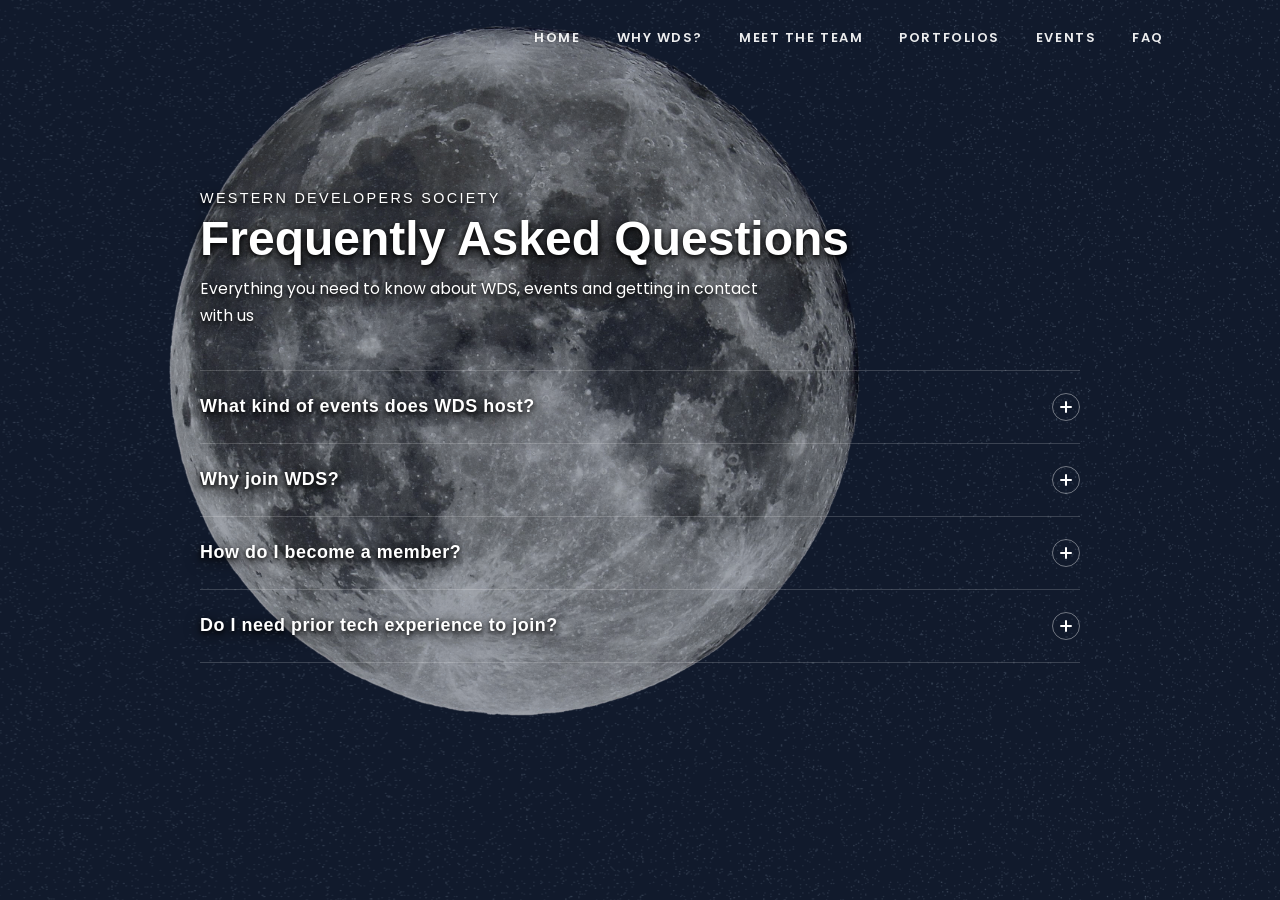
<file: src/pages/faq.html>
<!DOCTYPE html>
<html lang="en">
<head>
  <link rel="icon" type="image/svg+xml" href="../assets/icons/WDS-LOGO.svg">
  <meta charset="UTF-8">
  <meta name="viewport" content="width=device-width, initial-scale=1.0">
  <title>FAQ | WDS 2026</title>
  <link href="https://fonts.googleapis.com/css2?family=Poppins:wght@300;400;500;600;700&display=swap" rel="stylesheet">
  <link rel="stylesheet" href="../styles/global.css">
  <link rel="stylesheet" href="../styles/faq.css">
  <script src="../scripts/main.js" defer></script>
</head>
<body class="main-body2">
  <!--Nav-Bar-->
  <header class="site-header">
    <input class="menu-btn" type="checkbox" id="menu-btn" name="menu-btn" />
    <label class="menu-icon" for="menu-btn"><span class="navicon" aria-label="Hamburger menu 'icon'"></span></label>
    <div class="container nav">
      <nav class="links">
        <a href="../../index.html#hero">Home</a>
        <a href="../../index.html#about">Why WDS?</a>
        <a href="../../index.html#team">Meet the Team</a>
        <a href="portfolios.html">Portfolios</a>
        <a href="events.html">Events</a>
        <a href="faq.html">FAQ</a>
      </nav>
    </div>
    <div class="progress"><span id="progress-bar"></span></div>
  </header>
  <section class="faq-hero">
    <img class="moon" src="../assets/images/moon.png" alt="" aria-hidden="true" />
    <div class="star star1" aria-hidden="true"></div>
    <div class="star star2" aria-hidden="true"></div>
    <img class="grains" src="../assets/images/grain.svg" alt="" aria-hidden="true" />
  </section>

  <section class="faq-section" aria-labelledby="faq-heading">
    <div class="faq-inner">
      <header class="faq-header">
        <p class="faq-kicker">WESTERN DEVELOPERS SOCIETY</p>
        <h1 id="faq-heading" class="faq-title">Frequently Asked Questions</h1>
        <p class="faq-intro">
          Everything you need to know about WDS, events and getting in contact with us
        </p>
      </header>

      <div class="faq-accordion" role="list">
        <article class="faq-item" role="listitem">
          <h2 class="faq-question-heading">
            <button
              type="button"
              class="faq-trigger"
              aria-expanded="false"
              aria-controls="faq-panel-1"
              id="faq-trigger-1"
            >
              <span class="faq-question-text">What kind of events does WDS host?</span>
              <span class="faq-icon" aria-hidden="true"></span>
            </button>
          </h2>
          <div
            id="faq-panel-1"
            class="faq-panel"
            role="region"
            aria-labelledby="faq-trigger-1"
            hidden
          >
            <div class="faq-panel-body">
              <p>
                WDS hosts a wide variety of events including socials, conferences, hackathons, and workshops. Some of our events include Poker Night, Spark, WITS, and our Mentorship Program.
              </p>
              <p>
                Whether you're looking to network, compete, learn, or just have fun, there's something at WDS for everyone.
              </p>
            </div>
          </div>
        </article>

        <article class="faq-item" role="listitem">
          <h2 class="faq-question-heading">
            <button
              type="button"
              class="faq-trigger"
              aria-expanded="false"
              aria-controls="faq-panel-2"
              id="faq-trigger-2"
            >
              <span class="faq-question-text">Why join WDS?</span>
              <span class="faq-icon" aria-hidden="true"></span>
            </button>
          </h2>
          <div
            id="faq-panel-2"
            class="faq-panel"
            role="region"
            aria-labelledby="faq-trigger-2"
            hidden
          >
            <div class="faq-panel-body">
              <p>
                As a WDS member you will get priority access to all of our events along with discounted tickets for paid events. 
              </p>
              <p>You’ll also gain access to our exclusive Discord community, where you have opportunities to network with like minded students and take advantage of the resume reviews to assist with career search.</p>
             
            </div>
          </div>
        </article>

        <article class="faq-item" role="listitem">
          <h2 class="faq-question-heading">
            <button
              type="button"
              class="faq-trigger"
              aria-expanded="false"
              aria-controls="faq-panel-3"
              id="faq-trigger-3"
            >
              <span class="faq-question-text">How do I become a member?</span>
              <span class="faq-icon" aria-hidden="true"></span>
            </button>
          </h2>
          <div
            id="faq-panel-3"
            class="faq-panel"
            role="region"
            aria-labelledby="faq-trigger-3"
            hidden
          >
            <div class="faq-panel-body-a">
              <p>
                You can sign up to become a member through our Linktree on our Instagram.
              </p>
              <p>
                <a href="https://www.instagram.com/westerndevsociety/?hl=en" target="_blank">@westerndevsociety</a>
              </p>
            </div>
          </div>
        </article>

        <article class="faq-item" role="listitem">
          <h2 class="faq-question-heading">
            <button
              type="button"
              class="faq-trigger"
              aria-expanded="false"
              aria-controls="faq-panel-4"
              id="faq-trigger-4"
            >
              <span class="faq-question-text">Do I need prior tech experience to join?</span>
              <span class="faq-icon" aria-hidden="true"></span>
            </button>
          </h2>
          <div
            id="faq-panel-4"
            class="faq-panel"
            role="region"
            aria-labelledby="faq-trigger-4"
            hidden
          >
            <div class="faq-panel-body">
              <p>
                No prior experience is needed! WDS is open to students of all backgrounds and technical skill levels. 
              </p>
              <p>
                Our goal is to equip members with the skills, knowledge, and connections to help them grow, whether you're just starting out or already have experience in tech.
              </p>
            </div>
          </div>
        </article>
      </div>
    </div>
  </section>

  <script src="../scripts/faq.js" defer></script>
</body>
</html>
</file>
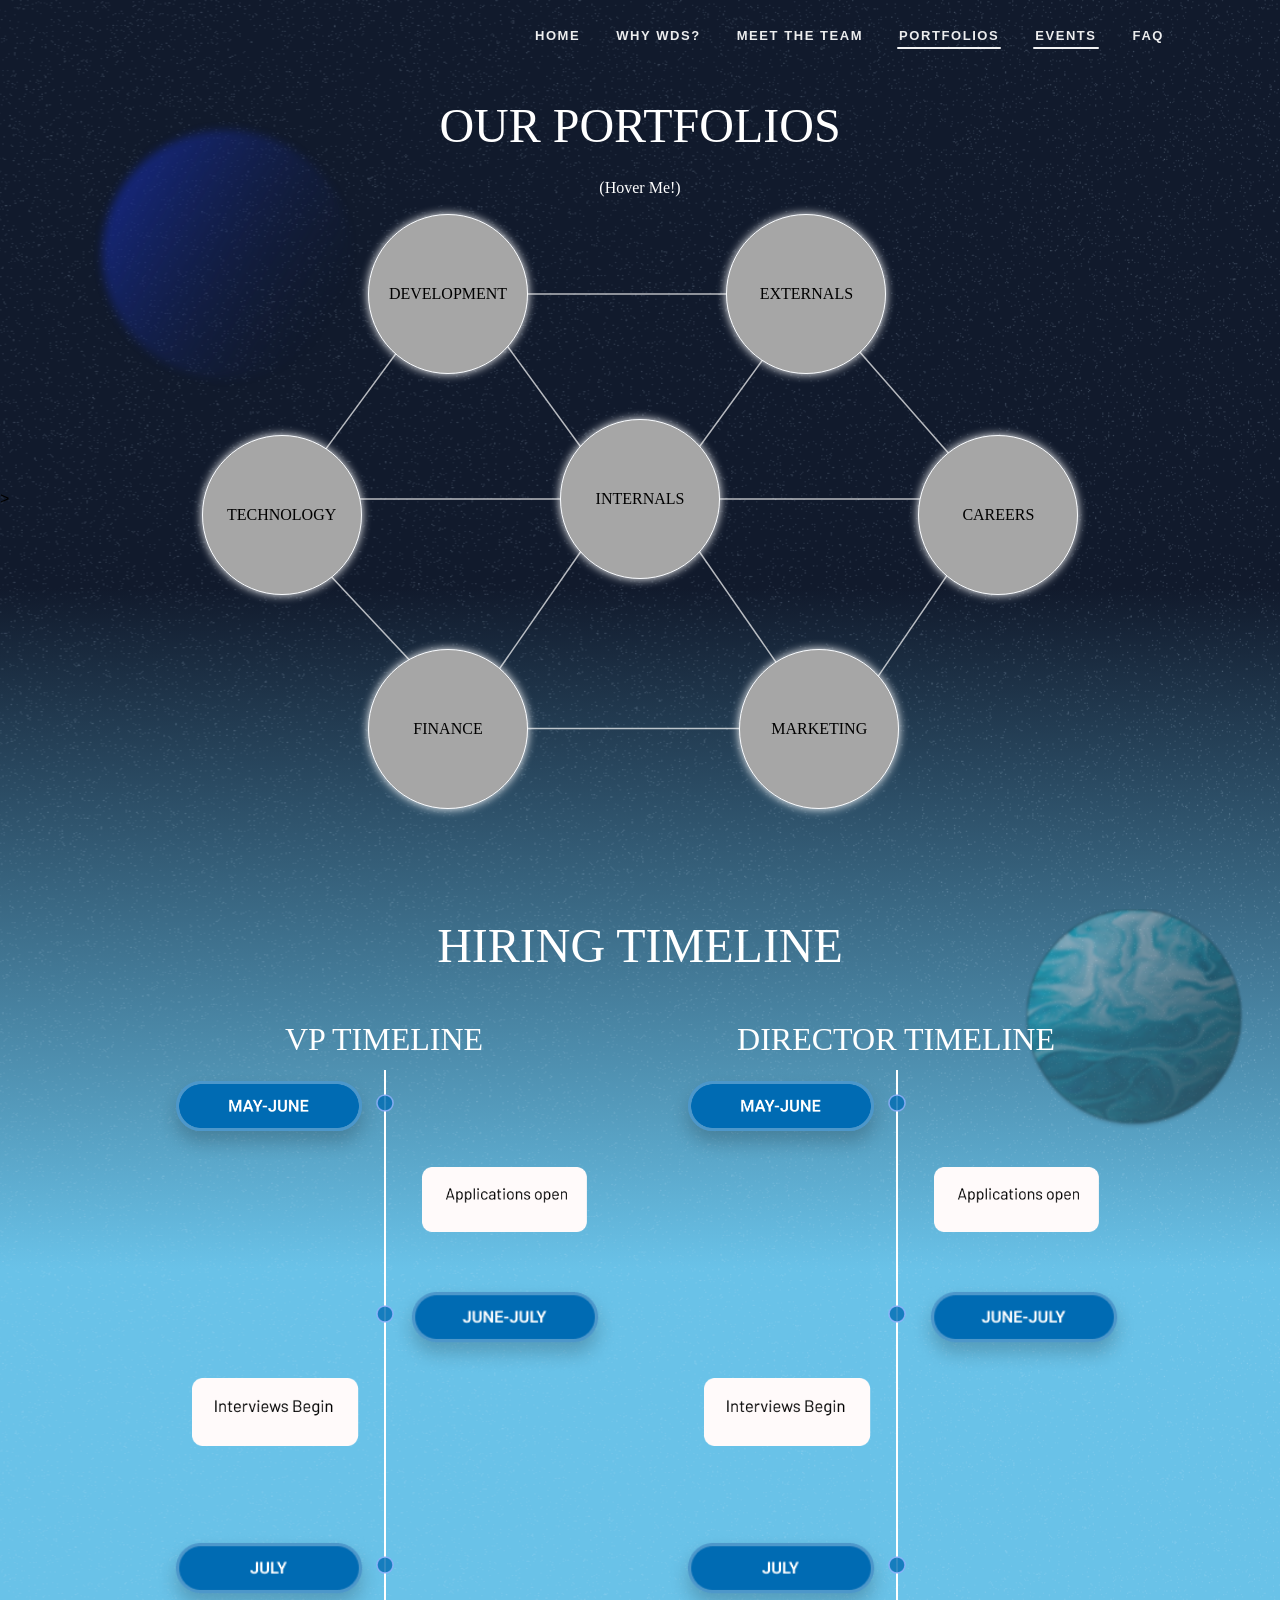
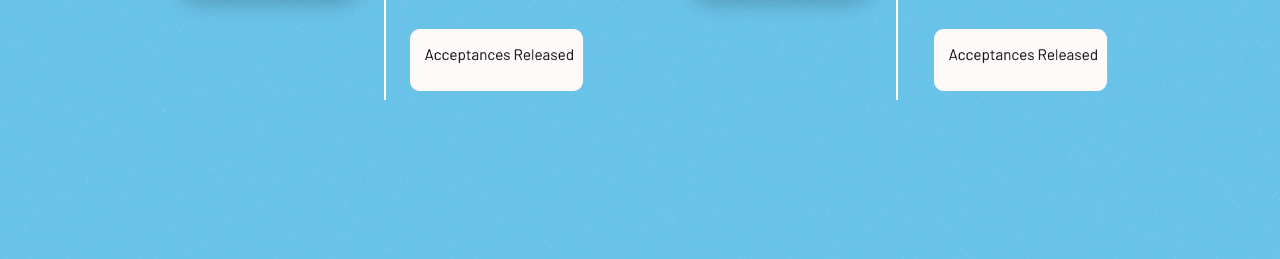
<file: src/pages/portfolios.html>
<!DOCTYPE html>
<html lang="en">
<head>
    <link rel="icon" type="image/svg+xml" href="../assets/icons/WDS-LOGO.svg">
    <meta charset="UTF-8">
    <meta name="viewport" content="width=device-width, initial-scale=1.0">
    <title>Events | WDS 2026</title>
    
    <link href="https://fonts.googleapis.com/css2?family=Barlow+Condensed:wght@400;700&family=Barlow:wght@300;400;600&display=swap" rel="stylesheet">
    <link rel="stylesheet" href="../styles/global.css">
    <link rel="stylesheet" href="../styles/events.css">
    <link rel="stylesheet" href="../styles/portfolios.css">
</head>
<body class="main-body">
    <!--Nav Bar-->
    <header class="site-header">
        <input class="menu-btn" type="checkbox" id="menu-btn" name="menu-btn" />
        <label class="menu-icon" for="menu-btn"><span class="navicon" aria-label="Hamburger menu icon"></span></label>
        <div class="container nav">
            <nav class="links">
                <a href="../../index.html#hero">Home</a>
                <a href="../../index.html#about">Why WDS?</a>
                <a href="../../index.html#team">Meet the Team</a>
                <a href="portfolios.html" class="active">Portfolios</a>
                <a href="events.html" class="active">Events</a>
                <a href="faq.html">FAQ</a>
            </nav>
        </div>
    </header>

    <!--"portfolio section-begin"-->
    <section class="portfolio">
         <!--Background Design-->
        <img class="grains" src="../assets/images/grain.svg" alt="" />
        <img class="purpleplanet" src="../assets/images/purpleearth.png" alt=""/>
        <div class="star star1"></div>
        <div class="star star2"></div>

        <!--Main title-->>
        <h1 class="main-title">OUR PORTFOLIOS</h1>
        <h6 class="hover"> (Hover Me!)</h6>
        <h6 class="tap"> (Click Me!)</h6>

        <!--Connecting Vectors-->
        <svg class="neon-line" xmlns="http://www.w3.org/2000/svg">

            <line class="connector" x1="42.5%" y1="25%" x2="55.5%" y2="25%"/> <!--Develop->Externals-->
            <line class="connector" x1="63.8%" y1="30%" x2="69%" y2="45%"/> <!--Externals->Careers-->
            <line class="connector" x1="69%" y1="59%" x2="66%" y2="74%"/> <!--Careers->Marketing-->
            <line class="connector" x1="42.5%" y1="78%" x2="57.5%" y2="78%"/> <!--Finance-Marketing-->
            <line class="connector" x1="36%" y1="70%" x2="31%" y2="60%"/> <!--Finance-Tech-->
            <line class="connector" x1="32%" y1="45.6%" x2="35%" y2="32%"/> <!--Tech-Development-->
            <line class="connector" x1="41%" y1="32%" x2="46%" y2="45.4%"/> <!--Development->Internals-->
            <line class="connector" x1="53.75%" y1="45.4%" x2="58%" y2="33%"/> <!--Internals->Externals-->
            <line class="connector" x1="54.5%" y1="50%" x2="67.7%" y2="50%"/> <!--Internals->Careers-->
            <line class="connector" x1="53.75%" y1="54.6%" x2="59%" y2="71%"/> <!--Internals->Marketing-->
            <line class="connector" x1="46.3%" y1="54.6%" x2="41%" y2="71%"/> <!--Internals->Finance-->
            <line class="connector" x1="45.5%" y1="50%" x2="33.4%" y2="50%"/> <!--Internals->Technology-->


        </svg>

        <!--Connecting Vectors Phone-->
        <svg class="neon-line2" xmlns="http://www.w3.org/2000/svg">

            <line class="connector2" x1="50%" y1="20%" x2="28%" y2="40%"/> <!--Internals-Development-->
            <line class="connector2" x1="50%" y1="20%" x2="73%" y2="40%"/> <!--Internals->Externals-->
            <line class="connector2" x1="73%" y1="40%" x2="50%" y2="58%"/> <!--Externals->Careers-->
            <line class="connector2" x1="28%" y1="77%" x2="73%" y2="77%"/> <!--Finance-Marketing-->
            <line class="connector2" x1="28%" y1="40%" x2="50%" y2="58%"/> <!--Development-Careers-->
            <line class="connector2" x1="50%" y1="95%" x2="28%" y2="77%"/> <!--Tech-Finance-->
            <line class="connector2" x1="50%" y1="95%" x2="73%" y2="77%"/> <!--Tech->Marketing-->
            <line class="connector2" x1="73%" y1="77%" x2="73%" y2="40%"/> <!--Marketing->Externals-->
            <line class="connector2" x1="28%" y1="40%" x2="28%" y2="77%"/> <!--Development->Finance-->
            <line class="connector2" x1="50%" y1="58%" x2="73%" y2="77%"/> <!--Careers->Marketing-->
            <line class="connector2" x1="50%" y1="58%" x2="28%" y2="77%"/> <!--Careerss->Finance-->
            <line class="connector2" x1="73%" y1="40%" x2="28%" y2="40%"/> <!--Externals->Development--> 


        </svg>
        <!--Connecting Vectors 1024px-->
        <svg class="neon-line3" xmlns="http://www.w3.org/2000/svg">

            <line class="connector3" x1="40%" y1="25%" x2="58%" y2="25%"/> <!--Development->Externals-->
            <line class="connector3" x1="66%" y1="30%" x2="75%" y2="46%"/> <!--Externals->Careers-->
            <line class="connector3" x1="75%" y1="57%" x2="68%" y2="73%"/> <!--Careers->Marketing-->
            <line class="connector3" x1="40%" y1="78%" x2="59%" y2="78%"/> <!--Finance->Marketing-->
            <line class="connector3" x1="34%" y1="73%" x2="25%" y2="58%"/> <!--Finance->Technology-->
            <line class="connector3" x1="24%" y1="47%" x2="32%" y2="30%"/> <!--Technology->Development-->
            <line class="connector3" x1="39%" y1="30%" x2="46%" y2="45%"/> <!--Development->Internals-->
            <line class="connector3" x1="54%" y1="45%" x2="61%" y2="30%"/> <!--Internals->Externals-->
            <line class="connector3" x1="55%" y1="50%" x2="74%" y2="50%"/> <!--Internals->Careers-->
            <line class="connector3" x1="54%" y1="55%" x2="62%" y2="73%"/> <!--Internals->Marketing-->
            <line class="connector3" x1="46%" y1="55%" x2="38%" y2="73%"/> <!--Internals->Finance-->
            <line class="connector3" x1="45%" y1="50%" x2="26%" y2="50%"/> <!--Internals->Technology-->

        </svg>
        <svg class="neon-line4" xmlns="http://www.w3.org/2000/svg">

            <line class="connector4" x1="35%" y1="25%" x2="63%" y2="25%"/> <!--Development->Externals-->
            <line class="connector4" x1="63%" y1="25%" x2="76%" y2="52%"/> <!--Externals->Careers-->
            <line class="connector4" x1="76%" y1="52%" x2="64%" y2="78%"/> <!--Careers->Marketing-->
            <line class="connector4" x1="64%" y1="78%" x2="36%" y2="78%"/> <!--Finance->Marketing-->
            <line class="connector4" x1="36%" y1="78%" x2="25%" y2="52%"/> <!--Finance->Technology-->
            <line class="connector4" x1="25%" y1="52%" x2="35%" y2="25%"/> <!--Technology->Development-->
            <line class="connector4" x1="35%" y1="25%" x2="50%" y2="50%"/> <!--Development->Internals-->
            <line class="connector4" x1="50%" y1="50%" x2="63%" y2="25%"/> <!--Internals->Externals-->
            <line class="connector4" x1="50%" y1="50%" x2="76%" y2="50%"/> <!--Internals->Careers-->
            <line class="connector4" x1="50%" y1="50%" x2="64%" y2="78%"/> <!--Internals->Marketing-->
            <line class="connector4" x1="50%" y1="50%" x2="36%" y2="78%"/> <!--Internals->Finance-->
            <line class="connector4" x1="50%" y1="50%" x2="25%" y2="50%"/> <!--Internals->Technology-->

        </svg>
        <!-- iphone 16 pro -->
        <svg class="neon-line5" xmlns="http://www.w3.org/2000/svg">

            <line class="connector5" x1="50%" y1="20%" x2="28%" y2="40%"/> <!--Internals->Development-->
            <line class="connector5" x1="50%" y1="20%" x2="73%" y2="40%"/> <!--Internals->Externals-->
            <line class="connector5" x1="50%" y1="58%" x2="70%" y2="74%"/> <!--Careers->Marketing-->
            <line class="connector5" x1="73%" y1="40%" x2="50%" y2="58%"/> <!--Externals->Careers-->
            <line class="connector5" x1="28%" y1="40%" x2="50%" y2="58%"/> <!--Development->Careers-->
            <line class="connector5" x1="73%" y1="40%" x2="28%" y2="40%"/> <!--Externals->Development-->
            <line class="connector5" x1="28%" y1="40%" x2="28%" y2="77%"/> <!--Development->Finance-->
            <line class="connector5" x1="73%" y1="40%" x2="73%" y2="77%"/> <!--Externals->Marketing-->
            <line class="connector5" x1="28%" y1="77%" x2="73%" y2="77%"/> <!--Finance->Marketing-->
            <line class="connector5" x1="50%" y1="58%" x2="28%" y2="77%"/> <!--Careers->Finance-->
            <line class="connector5" x1="50%" y1="95%" x2="28%" y2="77%"/> <!--Technology->Finance-->
            <line class="connector5" x1="50%" y1="95%" x2="73%" y2="77%"/> <!--Technology->Marketing-->

        </svg>

        <!--Larger laptop screens-->
        <svg class="neon-line6" xmlns="http://www.w3.org/2000/svg">

            <line class="connector6" x1="38%" y1="35%" x2="60%" y2="35%"/> <!--Develop->Externals-->
            <line class="connector6" x1="60%" y1="35%" x2="72%" y2="60%"/> <!--Externals->Careers-->
            <line class="connector6" x1="72%" y1="60%" x2="62%" y2="84%"/> <!--Careers->Marketing-->
            <line class="connector6" x1="38%" y1="84%" x2="62%" y2="84%"/> <!--Finance-Marketing-->
            <line class="connector6" x1="38%" y1="84%" x2="29%" y2="60%"/> <!--Finance-Tech-->
            <line class="connector6" x1="29%" y1="60%" x2="38%" y2="35%"/> <!--Tech-Development-->
            <line class="connector6" x1="38%" y1="35%" x2="50%" y2="60%"/> <!--Development->Internals-->
            <line class="connector6" x1="50%" y1="60%" x2="60%" y2="35%"/> <!--Internals->Externals-->
            <line class="connector6" x1="50%" y1="60%" x2="72%" y2="60%"/> <!--Internals->Careers-->
            <line class="connector6" x1="50%" y1="60%" x2="62%" y2="84%"/> <!--Internals->Marketing-->
            <line class="connector6" x1="50%" y1="60%" x2="38%" y2="84%"/> <!--Internals->Finance-->
            <line class="connector6" x1="50%" y1="60%" x2="29%" y2="60%"/> <!--Internals->Technology-->

        </svg>

         <svg class="neon-line7" xmlns="http://www.w3.org/2000/svg">

            <line class="connector7" x1="36%" y1="30%" x2="63%" y2="30%"/> <!--Develop->Externals-->
            <line class="connector7" x1="66%" y1="30%" x2="77%" y2="60%"/> <!--Externals->Careers-->
            <line class="connector7" x1="77%" y1="60%" x2="64%" y2="84%"/> <!--Careers->Marketing-->
            <line class="connector7" x1="38%" y1="84%" x2="64%" y2="84%"/> <!--Finance-Marketing-->
            <line class="connector7" x1="38%" y1="84%" x2="25%" y2="60%"/> <!--Finance-Tech-->
            <line class="connector7" x1="24%" y1="60%" x2="36%" y2="30%"/> <!--Tech-Development-->
            <line class="connector7" x1="36%" y1="30%" x2="50%" y2="60%"/> <!--Development->Internals-->
            <line class="connector7" x1="50%" y1="60%" x2="63%" y2="30%"/> <!--Internals->Externals-->
            <line class="connector7" x1="50%" y1="60%" x2="77%" y2="60%"/> <!--Internals->Careers-->
            <line class="connector7" x1="53%" y1="60%" x2="64%" y2="84%"/> <!--Internals->Marketing-->
            <line class="connector7" x1="50%" y1="60%" x2="38%" y2="84%"/> <!--Internals->Finance-->
            <line class="connector7" x1="50%" y1="60%" x2="27%" y2="60%"/> <!--Internals->Technology-->

        </svg>
        <!-- ipad-->
        <svg class="neon-line8" xmlns="http://www.w3.org/2000/svg">

            <line class="connector8" x1="33%" y1="22%" x2="64%" y2="22%"/> <!--Develop->Externals-->
            <line class="connector8" x1="64%" y1="22%" x2="76%" y2="50%"/> <!--Externals->Careers-->
            <line class="connector8" x1="76%" y1="50%" x2="65%" y2="78%"/> <!--Careers->Marketing-->
            <line class="connector8" x1="33%" y1="78%" x2="65%" y2="78%"/> <!--Finance-Marketing-->
            <line class="connector8" x1="33%" y1="78%" x2="23%" y2="50%"/> <!--Finance-Tech-->
            <line class="connector8" x1="23%" y1="50%" x2="33%" y2="22%"/> <!--Tech-Development-->
            <line class="connector8" x1="33%" y1="22%" x2="50%" y2="50%"/> <!--Development->Internals-->
            <line class="connector8" x1="50%" y1="50%" x2="64%" y2="22%"/> <!--Internals->Externals-->
            <line class="connector8" x1="50%" y1="50%" x2="76%" y2="50%"/> <!--Internals->Careers-->
            <line class="connector8" x1="50%" y1="50%" x2="65%" y2="78%"/> <!--Internals->Marketing-->
            <line class="connector8" x1="50%" y1="50%" x2="33%" y2="78%"/> <!--Internals->Finance-->
            <line class="connector8" x1="50%" y1="50%" x2="23%" y2="50%"/> <!--Internals->Technology-->

        </svg>
        <!--1536-->
        <svg class="neon-line9" xmlns="http://www.w3.org/2000/svg">

            <line class="connector9" x1="38%" y1="35%" x2="60%" y2="35%"/> <!--Develop->Externals-->
            <line class="connector9" x1="60%" y1="35%" x2="72%" y2="60%"/> <!--Externals->Careers-->
            <line class="connector9" x1="72%" y1="60%" x2="62%" y2="84%"/> <!--Careers->Marketing-->
            <line class="connector9" x1="38%" y1="84%" x2="62%" y2="84%"/> <!--Finance-Marketing-->
            <line class="connector9" x1="38%" y1="84%" x2="29%" y2="60%"/> <!--Finance-Tech-->
            <line class="connector9" x1="29%" y1="60%" x2="38%" y2="35%"/> <!--Tech-Development-->
            <line class="connector9" x1="38%" y1="35%" x2="50%" y2="60%"/> <!--Development->Internals-->
            <line class="connector9" x1="50%" y1="60%" x2="60%" y2="35%"/> <!--Internals->Externals-->
            <line class="connector9" x1="50%" y1="60%" x2="72%" y2="60%"/> <!--Internals->Careers-->
            <line class="connector9" x1="50%" y1="60%" x2="62%" y2="84%"/> <!--Internals->Marketing-->
            <line class="connector9" x1="50%" y1="60%" x2="38%" y2="84%"/> <!--Internals->Finance-->
            <line class="connector9" x1="50%" y1="60%" x2="29%" y2="60%"/> <!--Internals->Technology-->

        </svg>

        <!--Portfolio containers-->
        <div class="neon-container">
            <div class="neon-circle neon-circle1"> <!--circle1-DEVELOPMENT-->
                <p>DEVELOPMENT</p>
                <div class="circle-info">
                    <p>The Development portfolio oversees the club's project teams, organizing technical workshops and collaborating with external stakeholders to support members' growth and deliver real-world impact.</p>
                </div>
            </div>
            <div class="neon-circle neon-circle2"> <!--circle2-TECHNOLOGY-->
                <p>TECHNOLOGY</p>
                <div class="circle-info">
                    <p>The Technology portfolio maintains the club's websites and tech infrastructure while exploring and implementing new technologies to benefit club operations and members.</p>
                </div>
            </div>
            <div class="neon-circle neon-circle3"> <!--circle3-FINANCE-->
                <p>FINANCE</p>
                <div class="circle-info">
                    <p>The Finance portfolio manages the club's budgets, reimbursements, and financial planning to ensure all WDS initiatives run smoothly and resources are allocated effectively.</p>
                </div>
            </div>
            <div class="neon-circle neon-circle4"> <!--circle4-INTERNALS-->
                <p>INTERNALS</p>
                <div class="circle-info">
                    <p>The Internals portfolio is all about building community within WDS. Through events like our mentorship program, poker socials, and house parties, we create fun, low-pressure ways for members to meet and connect.</p>
                </div>
            </div>
            <div class="neon-circle neon-circle5"> <!--circle5-MARKETING-->
                <p>MARKETING</p>
                <div class="circle-info">
                    <p>The marketing  portfolio is the first point of contact with club members, creating engaging posts, stories, and reels while handling media production and keeping members connected year round </p>
                </div>
            </div>
            <div class="neon-circle neon-circle6"> <!--circle6-CAREERS-->
                <p>CAREERS</p>
                <div class="circle-info">
                    <p>The Careers portfolio supports members' professional growth through career events, resume workshops, and partnerships with companies and alumni to create internship and job opportunities.</p>
                </div>
            </div>
            <div class="neon-circle neon-circle7"> <!--circle7-EXTERNALS-->
                <p>EXTERNALS</p>
                <div class="circle-info">
                    <p>The Externals portfolio plans and runs tech events and workshops, helping students learn relevant skills, meet others, and get involved, making tech more approachable for everyone.</p>
                </div>
            </div>
        </div>    
    </section>

    <!--Timeline Section begins-->
    <section class="timeline">
        
        <img class="secondplanet" src="../assets/images/SecondPlanet.png" alt="">
        <img class="rings" src="../assets/images/Rings.png" alt="">

        <!--Main title-->
        <h2 class="main-title2">HIRING TIMELINE</h2>

        <!--VP Timeline-->
        <div class="vp-container">
            <div class="vp-title">
                <p>VP TIMELINE</p>
                <div class="vertical"></div>
                <svg class="ellipse" xmlns="http://www.w3.org/2000/svg">
                     <ellipse cx="50%" cy="50%" rx="8" ry="8" fill="rgba(0, 107, 179, 0.8)" stroke="rgba(150, 180, 255, 0.8)" stroke-width="1.5"/>
                </svg>
                <svg class="ellipse1" xmlns="http://www.w3.org/2000/svg">
                    <ellipse cx="50%" cy="50%" rx="8" ry="8" fill="rgba(0, 107, 179, 0.8)" stroke="rgba(150, 180, 255, 0.8)" stroke-width="1.5"/>
                </svg>
                <svg class="ellipse2" xmlns="http://www.w3.org/2000/svg">
                    <ellipse cx="50%" cy="50%" rx="8" ry="8" fill="rgba(0, 107, 179, 0.8)" stroke="rgba(150, 180, 255, 0.8)" stroke-width="1.5"/>
                </svg>
                <img class="may-june" src="../assets/images/May-June.png" alt="" />
                <img class="june-july" src="../assets/images/June-July.png" alt="" />
                <img class="july" src="../assets/images/July.png" alt="" />
                <img class="applications" src="../assets/images/application.png" alt="" />
                <img class="interview" src="../assets/images/Interview.png" alt="" />
                <img class="acceptance" src="../assets/images/Acceptance.png" alt="" />
            </div>

            <div class="director-title">
                <p>DIRECTOR TIMELINE</p>
                <div class="vertical1"></div>
                    <svg class="ellipse3" xmlns="http://www.w3.org/2000/svg">
                     <ellipse cx="50%" cy="50%" rx="8" ry="8" fill="rgba(0, 107, 179, 0.8)" stroke="rgba(150, 180, 255, 0.8)" stroke-width="1.5"/>
                    </svg>
                    <svg class="ellipse4" xmlns="http://www.w3.org/2000/svg">
                     <ellipse cx="50%" cy="50%" rx="8" ry="8" fill="rgba(0, 107, 179, 0.8)" stroke="rgba(150, 180, 255, 0.8)" stroke-width="1.5"/>
                    </svg>
                    <svg class="ellipse5" xmlns="http://www.w3.org/2000/svg">
                     <ellipse cx="50%" cy="50%" rx="8" ry="8" fill="rgba(0, 107, 179, 0.8)" stroke="rgba(150, 180, 255, 0.8)" stroke-width="1.5"/>
                    </svg>
                
                <img class="may-june2" src="../assets/images/May-June.png" alt="" />
                <img class="june-july2" src="../assets/images/June-July.png" alt="" />
                <img class="applications2" src="../assets/images/application.png" alt="" />
                <img class="interview2" src="../assets/images/Interview.png" alt="" />
                <img class="july2" src="../assets/images/July.png" alt="" />
                <img class="acceptance2" src="../assets/images/Acceptance.png" alt="" />
                
            </div>
        </div>
    </section>
     <script src="../scripts/portfolios.js"></script>
</body>
</html>
</file>
<file: src/styles/global.css>
:root{
    --font: 'Poppins', sans-serif;
}

*{
    margin: 0;
    padding: 0;
    box-sizing: border-box;
    font-family: var(--font);
}

html, body{
  width: 100%;
  min-height: 100%;
  margin: 0;
  padding: 0;
}

body{
min-height: 100vh;
height: auto;
background: linear-gradient(180deg, #111A2C 31.63%, #69C2E8 68.27%);
background-repeat: no-repeat;
background-size: 100% 100%;
overflow-x: hidden;
isolation: isolate;
}

/* faq pages now use the default main background */

body::before{
  content: "";
  position: fixed;
  inset: 0;
  z-index: -1;
  pointer-events: none;
}



body::after{
  content: "";
  position: fixed;
  inset: -60px;         
  z-index: -1;
  pointer-events: none;

}

/* ================================================================================================ HERO + NAV - By Reich Kiambati ====================================================================================================== */

section {
  margin: 0;
  padding: 0;
  display: block;
}

.hero {
  min-height: 100vh;
  margin-bottom: 0;
}

.wds-section {
  margin-top: -90px;
}

.site-header{
  position: sticky;   /* not sticky */
  top: 0;
  left: 0;
  right: 0;
  width: 100%;

  z-index: 1000;

  margin: 0;
  padding: 0;
    background: transparent;
}

.logo{
    position: absolute;
    top: 40%;
    left: 50%;
    transform: translate(-50%, -50%);
    width: 60%;
    height: 50%;
}

.menu-btn{
  position: absolute;
  width: 1px;
  height: 1px;
  opacity: 0;
  pointer-events: none;
}

/* Hide hamburger on non-phones */
.menu-icon{
  display: none;
}

/* Normal desktop links row stays visible */
.container.nav{
  max-width: 100%;
  margin: 0 auto;
  padding: 18px 24px;
  display: flex;
  justify-content: flex-end;
}

.links{
  display: flex;
  gap: 32px;
  align-items: center;
}

/* ========================================== Hamburger Dropdown Phone layout ================================== */
@media (max-width: 767px){
  /* Show hamburger only on phones */
  .menu-icon{
    display: inline-flex;

    position: absolute;
    top: 14px;
    right: 16px;

    width: 44px;
    height: 44px;
    border-radius: 999px;

    align-items: center;
    justify-content: center;

    cursor: pointer;
    user-select: none;

    background: rgba(255,255,255,0.08);
    border: 1px solid rgba(255,255,255,0.18);
    backdrop-filter: blur(10px);
    -webkit-backdrop-filter: blur(10px);
  }

  .menu-icon .navicon{
    position: relative;
    width: 18px;
    height: 2px;
    background: rgba(255,255,255,0.92);
    border-radius: 999px;
  }

  .menu-icon .navicon::before,
  .menu-icon .navicon::after{
    content: "";
    position: absolute;
    left: 0;
    width: 18px;
    height: 2px;
    background: rgba(255,255,255,0.92);
    border-radius: 999px;
    transition: transform 180ms ease, top 180ms ease;
  }

  .menu-icon .navicon::before{ top: -6px; }
  .menu-icon .navicon::after{ top: 6px; }

  /* Turn hamburger into X when open */
  .menu-btn:checked + .menu-icon .navicon{
    background: transparent;
  }
  .menu-btn:checked + .menu-icon .navicon::before{
    top: 0;
    transform: rotate(45deg);
  }
  .menu-btn:checked + .menu-icon .navicon::after{
    top: 0;
    transform: rotate(-45deg);
  }

  /* ========================================== Mobile dropdown panel =====================================*/
  .container.nav{
    padding: 0;
    justify-content: flex-end;
  }

  .links{
    position: absolute;
    top: 64px; 
    right: 16px;
    left: 16px;

    display: flex;
    flex-direction: column;
    gap: 14px;

    padding: 16px 16px;
    border-radius: 16px;

    background: rgba(10, 16, 28, 0.55);
    border: 1px solid rgba(255,255,255,0.12);
    backdrop-filter: blur(12px);
    -webkit-backdrop-filter: blur(12px);

    /* hidden by default */
    opacity: 0;
    transform: translateY(-8px);
    pointer-events: none;

    transition: opacity 180ms ease, transform 180ms ease;
  }

  /* Show menu when checkbox checked */
  .menu-btn:checked ~ .container.nav .links{
    opacity: 1;
    transform: translateY(0);
    pointer-events: auto;
  }

  .links a{
    color: rgba(255,255,255,0.92);
    text-decoration: none;
    font-weight: 600;
    letter-spacing: 0.08em;
    text-transform: uppercase;
    font-size: 13px;

    padding: 10px 12px;
    border-radius: 12px;
  }

  .links a:hover{
    background: rgba(255,255,255,0.08);
    color: #fff;
  }
}


.site-header::after{
  content: "";
  display: block;
  height: 18px;
  pointer-events: none;

}

/* Container + nav alignment */
.container.nav{
  max-width: 1100px;
  margin: 0 auto;
  padding: 18px 24px;
  display: flex;
  justify-content: flex-end; /* pushes links to the right */
}

/* Your nav row */
.links{
  display: flex;
  gap: 32px;
  align-items: center;
}

/* Link styling */
.links a{
  position: relative;
  text-decoration: none;

  color: rgba(255,255,255,0.92);
  font-weight: 600;
  font-size: 13px;
  letter-spacing: 0.12em;
  text-transform: uppercase;

  padding: 10px 2px;
}

/* Underline animation */
.links a::after{
  content: "";
  position: absolute;
  left: 0;
  bottom: 4px;

  height: 2px;
  width: 100%;

  background: rgba(255,255,255,0.95);
  border-radius: 1px;

  /* start hidden and slid right */
  transform: translateX(10px) scaleX(0);
  transform-origin: right;
  opacity: 0;

  transition: transform 180ms ease, opacity 180ms ease;
}

.links a:hover::after,
.links a:focus-visible::after{
  /* animate in from right to left */
  transform: translateX(0) scaleX(1);
  opacity: 1;
}

.links a:hover{
  color: #fff;
}


.links a.active::after{
  transform: translateX(0) scaleX(1);
  opacity: 1;
}


.moon{
    position: absolute;
    top: -12%!important;    
    width: 889px;
    height: 915px;
    left: 9%;
    animation: moon 360s infinite linear;
    z-index: 0;
    opacity: 0.55;
}

@keyframes moon{
    0%{
        transform: translate(-50%,0) rotate(0deg);
    }
    100%{
        transform: translate(-50%,0) rotate(360deg);
    }
}

.grains{
  position: fixed;
  inset: 0;
  width: 100vw;

  object-fit: cover;
  object-position: center;

  z-index: 0;
  opacity: 0.9;
}

/* ============================================== Join us Button ===========================================*/
.join-us{
  position: relative;
  display: inline-flex;
  align-items: center;
  justify-content: center;

  padding: 14px 26px;
  border-radius: 999px;
  left: 42%;
  top: 600px;

  color: #fff;
  text-decoration: none;
  font-weight: 700;
  letter-spacing: 0.04em;

  background: #979AAF;
  border: 1px solid #979AAF;

  backdrop-filter: blur(10px);
  -webkit-backdrop-filter: blur(10px);

  overflow: hidden; /* keeps shine inside */
  box-shadow: 0 10px 35px rgba(0,0,0,0.25);

  transition: transform 150ms ease, border-color 150ms ease, background 150ms ease;
}

.join-us:hover{
  transform: translateY(-1px);
  background: rgba(255,255,255,0.12);
  border-color: rgba(255,255,255,0.28);
}
 
/* Diagonal slash shine layer */
.join-us::before{
  content: "";
  position: absolute;
  inset: -60% -40%;
  pointer-events: none;

  background:
    linear-gradient(115deg, transparent 40%, rgba(255,255,255,0.35) 50%, transparent 60%),
    linear-gradient(115deg, transparent 46%, rgba(255,255,255,0.18) 52%, transparent 58%),
    linear-gradient(115deg, transparent 52%, rgba(255,255,255,0.10) 56%, transparent 60%);

  transform: translateX(-70%);
  opacity: 0;
}

.join-us:hover::before{
  opacity: 1;
  animation: shineSweep 900ms ease forwards;
}

@keyframes shineSweep{
  from{ transform: translateX(-70%); }
  to{ transform: translateX(70%); }
}

/* Optional subtle inner glow */
.join-us::after{
  content: "";
  position: absolute;
  inset: 0;
  border-radius: inherit;
  pointer-events: none;

  background: radial-gradient(120px 60px at 30% 30%, rgba(103,190,227,0.22), transparent 60%);
  opacity: 0.9;
}



/* =================================== SHOOTING STAR ANIMATION ======================================*/
.star{
  display: block;
  width: 4px;
  height: 4px;
  border-radius: 50%;
  background: #fff;

  position: absolute;        
  transform-origin: 100% 0;
  opacity: 0;

  /* 10s loop, but flight happens only at the start */
  animation: star-ani 10s infinite ease-out;
}

.star::after{
  content:'';
  position:absolute;
  top: 0px;
  left: 4px;

  border: 2px solid #F00;
  border-width: 2px 150px 2px 150px;
  border-color: transparent transparent transparent #fff;

  transform: rotate(-45deg) translate3d(1px, -1px, 0);
  transform-origin: 0% 100%;

  animation: shooting-ani 10s infinite ease-out;
}


.star{
  display:block;
  width:4px;
  height:4px;
  border-radius:50%;
  background:#FFF;

  position:absolute;
  transform-origin:100% 0;
  opacity:0;

  animation: star-ani 10s infinite ease-out;
}

.star::after{
  content:'';
  position:absolute;
  top:0px;
  left:4px;

  border:2px solid #F00;
  border-width:2px 150px 2px 150px;
  border-color:transparent transparent transparent #FFF;

  transform:rotate(-45deg) translate3d(1px, -1px, 0);
  transform-origin:0% 100%;

  animation: shooting-ani 10s infinite ease-out;
}

/*alternating delays */
.star1{ top:150px; left:900px; animation-delay:0s; }
.star1::after{ animation-delay:0s; }

.star2{ top:320px; left:980px; animation-delay:5s; }
.star2::after{ animation-delay:5s; }

@keyframes star-ani{
  0%{
    opacity:0;
    transform:scale(0) rotate(0) translate3d(0, 0, 0);
  }
  1%{
    opacity:1;
    transform:scale(1) rotate(0) translate3d(0, 0, 0);
  }
  4%{
    opacity:1;
    transform:scale(1) rotate(0) translate3d(-200px, 200px, 0);
  }
  9%{
    opacity:0; /* fade out BEFORE the end */
    transform:scale(1) rotate(0) translate3d(-280px, 280px, 0);
  }
  10%{
    opacity:0;
    transform:scale(1) rotate(0) translate3d(-300px, 300px, 0);
  }
  100%{
    opacity:0;
    transform:scale(1) rotate(0) translate3d(-300px, 300px, 0);
  }
}

@keyframes shooting-ani{
  0%{
    opacity:0;
    transform:rotate(-45deg) translate3d(1px,-1px,0) scale(1);
  }
  1%{ opacity:1; }
  5%{
    opacity:1;
    transform:scale(1) rotate(-45deg) translate(0px, 0px);
  }
  9%{
    opacity:0; /* fade out BEFORE the end */
    transform:scale(0.6) rotate(-45deg) translate(0px, -0.8px);
  }
  10%{
    opacity:0;
    transform:scale(0.5) rotate(-45deg) translate(0px, -1px);
  }
  100%{
    opacity:0;
    transform:scale(0.5) rotate(-45deg) translate(0px, -1px);
  }
}

/*========================================= Optimizing for different screen sizes ==========================================*/

/* IPhone 14 pro Max for reference */
@media (max-width: 480px){
  .logo{
    width: 95%;
    height: auto;
  }

  .moon{
    width: 600px;
    height: 600px;
    left: -8%;
    top: -120px;
    opacity: 0.5;
  }

  .join-us{
    left: 30%;
    top: 570px;
  }

  .star1{
    top: 200px;
    left: 200px;
  }
  .star2{
    top: 350px;
    left: 150px;
  }

  .grains{
    opacity: 1;
  }
}

/*IPhone 12 Profor reference*/

@media (max-width: 400px){
  .join-us{
    top: 520px;
  }
}

/*IPhone XR for reference*/

@media (max-width: 415px){
  .join-us{
    top: 540px;
  }
}

/* IPhone SE for reference */

@media (max-width: 380px){
  .moon{
    width: 500px;
    height: 500px;
    left: 0%;
    top: -150px;
    opacity: 0.45;
  }
  .logo{
    top: 45%;
  }
  .join-us{
    top: 440px;
    width:60%;
  }

  .star1{
    top: 150px;
    left: 300px;
  }
  .star2{
    top: 350px;
    left: 250px;
  }
}

/*laptop and desktop optimizations*/
@media (min-width: 1023px){
  .moon{
    width: 750px;
    height: 750px;
    left: 11%;
    top: -10px;
    opacity: 0.6;
  }
  .join-us{
    top: 500px;
  }
  .star2{
    top: 450px
  }
}

@media (min-width: 760px) and (max-width: 999px){
  .moon{
    top: -120px;
  }
  .logo{
    size: 900px;
  }
}

/* Larger desktops */
@media (min-width: 1400px){
  .moon{
    width: 850px;
    height: 850px;
    left: 12%;
    top: -10px;
    opacity: 0.6;
  }
  .join-us{
    top: 560px;
  }

  .star2{
    top: 500px
  }
  .container.nav{
    max-width: 1600px;
  }
}

/* 4K Screens */
@media (min-width: 2550px){
.faq-section {
        margin-top: 300px;
        /*min-height: 100vh;
        display: flex;
        align-items: center;
        padding: 120px 16px;*/
    }

    .faq-inner {
        width: 100%;
        max-width: 1400px;
    }

    .faq-title {
        font-size: 4rem;
    }

    .faq-kicker {
        font-size: 1.2rem;
    }

    .faq-intro {
        font-size: 1.3rem;
        max-width: 800px;
    }

    .faq-question-text {
        font-size: 1.5rem;
    }
    .moon{
    width: 1000px;
    height: 1000px;
    left: 14%;
    top: 15px;
    opacity: 0.6;
  }

  .join-us{
    top: 730px;
  }

  .star1{
    top: 150px;
    left: 1400px;
  }
  .star2{
    top: 650px;
    left: 1200px;
  }

  .container.nav{
    max-width: 2450px;
  }
  .links{
    gap: 48px;
  }
  .links a{
    font-size: 16px;
    letter-spacing: 0.14em;
  }

  .logo{
    align-items: center;
  }
  .join-us{
    align-items: center;
    width: 260px;
    height: 60px;
    font-size: 18px;
    left: 45%;
  }

  
}

/* ============================================== Page content (e.g. Why WDS) =========================================== */
.page-content {
  padding: 80px 24px 48px;
  max-width: 720px;
  margin: 0 auto;
}

/* ============================================== Why WDS Section (from wds-section.html) =========================================== */
.wds-section {
  position: relative;
  width: 100%;
  min-height: 560px;
  background-repeat: no-repeat;
  overflow: visible;
  z-index: 3; /* allow shooting stars to render across section boundaries */
  display: flex;
  flex-direction: column;
  justify-content: flex-start;
}

.wds-section .wds-section-grains {
  position: absolute;
  inset: 0;
  width: 100%;
  height: 100%;
  object-fit: cover;
  object-position: center;
  pointer-events: none;
  z-index: 0;
  opacity: 0.9;
}

.wds-section .shooting-star {
  position: absolute;
  transform-origin: right center;
  width: 200px;
  height: 18px;
  transform: rotate(25deg);
  opacity: 0.95;
  z-index: 1; /* keep above backgrounds, below content */
  filter: drop-shadow(0 0 12px rgba(255, 215, 0, 0.95)) drop-shadow(0 0 24px rgba(255, 200, 0, 0.8)) drop-shadow(0 0 40px rgba(255, 180, 0, 0.6));
}

/* Triangular streak – clip-path only on this layer so the circle isn’t clipped */
.wds-section .shooting-star::after {
  content: "";
  position: absolute;
  inset: 0;
  z-index: 0;
  clip-path: polygon(0 50%, 100% 0, 100% 100%);
  background: linear-gradient(
    90deg,
    transparent 0%,
    rgba(180, 40, 40, 0.35) 10%,
    rgba(220, 60, 50, 0.6) 28%,
    rgba(255, 120, 50, 0.8) 52%,
    rgba(255, 180, 60, 0.95) 78%,
    #ffd700 92%,
    #ffd700 100%
  );
  pointer-events: none;
}

.wds-section .shooting-star::before {
  content: "";
  position: absolute;
  right: 0;
  left: auto;
  top: 50%;
  z-index: 1;
  transform: translate(50%, -50%);
  width: 18px;
  height: 18px;
  border-radius: 50%;
  background: #fff;
  box-shadow:
    0 0 12px #ffd700,
    0 0 24px rgba(255, 215, 0, 0.7);
  pointer-events: none;
}

.wds-section .star-1 {
  top: 170px;
  left: 18%;
}

.wds-section .star-2 {
  top: 100px;
  left: 28%;
}

.wds-section .star-3 {
  top: 250px;
  left: 38%;
}

.wds-section .content {
  position: relative;
  z-index: 2;
  display: flex;
  align-items: flex-start;
  justify-content: space-between;
  padding: 110px 50px 60px 50px;
  gap: 40px;
  margin-left: 10vw;
  margin-right: 20vw;
}

.wds-section .text-block {
  flex: 1;
  max-width: 480px;
}

.wds-section .text-block h2 {
  font-family: 'Barlow Condensed', sans-serif;
  font-size: 3.5rem;
  font-weight: 700;
  color: #ffffff;
  letter-spacing: 0.04em;
  text-transform: uppercase;
  margin-bottom: 1rem;
  line-height: 1;
}

.wds-section .text-block p {
  font-family: 'Barlow', sans-serif;
  font-size: 1.1rem;
  font-weight: 300;
  color: rgba(255,255,255,0.82);
  line-height: 1.6;
  margin-bottom: 0.5rem;
}

.wds-section .image-box {
  width: min(560px, 100%);
  flex-shrink: 0;
  border-radius: 2px;
  margin-left: 20px;
}

.wds-section .image-box img {
  width: 100%;
  height: auto;
  display: block;
}


/*Adjusting photo positioning WHY WDS*/
@media (min-width:1100px){
  .wds-section .image-box{
    transform: translateX(130px);
  }
}

/* ==================== Why WDS: stacked layout (426px–1100px) ==================== */
@media (min-width: 426px) and (max-width: 1024px){
  /* Pull the section up on small/tablet/laptop so it touches the hero */
  .wds-section{
    margin-top: -92px;
    padding: 64px 20px 40px;
  }

  .wds-section .content{
    flex-direction: column;
    align-items: center;
    justify-content: flex-start;
    padding: 0;
    gap: 24px;
    margin-left: 0;
    margin-right: 0;
    text-align: center;
  }

  .wds-section .image-box{
    width: min(560px, 100%);
    margin-left: 0;
  }
}

/* ==================== Why WDS: phones (<=425px) ==================== */
@media (max-width: 425px){
  .wds-section{
    margin-top: -55px;
    padding: 48px 16px 32px;
  }

  .wds-section .content{
    flex-direction: column;
    align-items: center;
    justify-content: flex-start;
    padding: 0;
    gap: 20px;
    margin-left: 0;
    margin-right: 0;
    text-align: center;
  }

  .wds-section .image-box{
    width: 100%;
    margin-left: 0;
  }
}

/* ============================================== Sponsors Section =========================================== */
.sponsors-section {
  padding: 80px 24px 100px;
  padding-bottom: 250px;
}

.sponsors-inner {
  max-width: 1000px;
  margin: 0 auto;
}

.sponsors-header {
  max-width: 540px;
  margin-bottom: 36px;
}

.sponsors-kicker {
  font-size: 0.85rem;
  letter-spacing: 0.16em;
  text-transform: uppercase;
  color: rgba(255, 255, 255, 0.65);
  margin-bottom: 6px;
}

.sponsors-title {
  font-size: clamp(2rem, 3vw, 2.4rem);
  color: #ffffff;
  margin-bottom: 10px;
}

.sponsors-intro {
  font-size: 0.98rem;
  line-height: 1.7;
  color: rgba(255, 255, 255, 0.8);
}

.sponsors-grid {
  display: grid;
  grid-template-columns: repeat(3, minmax(0, 1fr));
  gap: 28px;
}

.sponsor-logo-placeholder{
  aspect-ratio: 9 / 9;
  border-radius: 14px;
  border: 1px solid rgba(255, 255, 255, 0.18);
  background: radial-gradient(circle at top left, rgba(255, 255, 255, 0.22), rgba(255, 255, 255, 0.04));
  box-shadow:
    0 10px 30px rgba(0, 0, 0, 0.45),
    0 0 0 1px rgba(255, 255, 255, 0.06);

  display: flex;
  align-items: center;
  justify-content: center;
  padding: 20px;
}

.sponsor-logo-placeholder img{
  max-width: 100%;
  max-height: 100%;
  object-fit: contain;
  display: block;
}

@media (max-width: 800px) {
  .sponsors-section {
    padding: 64px 20px 80px;
  }
  .sponsors-grid{
    display: grid;
    grid-template-columns: repeat(2, 1fr);
    gap: 12px;
  }

  .sponsor-logo-placeholder{
    max-width: 160px;
    width: 100%;
    margin: 0 auto;
    padding: 12px;
    aspect-ratio: 1 / 1;
  }

  .sponsor-logo-placeholder img{
    max-width: 100%;
    max-height: 100%;
    object-fit: contain;
  }
}

@media (max-width: 520px) {
  .sponsors-grid {
    grid-template-columns: repeat(2, minmax(0, 1fr));
    gap: 10px;
  }
}

/*Adjusting the header for different screen sizes */
@media (max-width: 800px){
  .sponsors-header{
    margin-left: auto;
    margin-right: auto;
    text-align: center;
  }
}

@media (min-width: 1100px){
  .sponsors-header{
    margin-left: calc(10vw - ((100vw - 1100px) / 2));
  }
}
@media (min-width: 760px) and (max-width: 999px){
  .sponsor-logo-placeholder{
    max-width: 330px;
  }
}

/* ============================================== FAQ Accordion =========================================== */
:root {
  --faq-bg: #5a2f2f;
  --faq-bg-alt: #4b2424;
  --faq-text: #ffffff;
  --faq-muted: rgba(255, 255, 255, 0.7);
  --faq-divider: rgba(255, 255, 255, 0.18);
  --faq-icon-size: 1.75rem;
  --faq-radius: 0;
  --faq-max-width: 880px;
  --faq-transition-duration: 220ms;
}

/* 1. Force the moon's container to the absolute background */
.faq-hero {
    position: absolute; 
    top: 0;
    left: 0;
    width: 100%;
    z-index: -1 !important; 
    pointer-events: none; /* Ensures the moon doesn't block clicks on the text */
}

.moon {
    z-index: -1 !important;
}

.main-body2{
  background: #111A2C;
}


.faq-section {
  background: #111A2C;
  color: var(--faq-text);
  padding: 96px 16px 120px;
  z-index: 10;
  background: transparent; /* Ensures no weird background colors are blending */

}

.faq-inner {
  max-width: var(--faq-max-width);
  margin: 0 auto;
}

.faq-kicker,
.faq-title,
.faq-intro,
.faq-question-text,
.faq-panel p {
    color: #ffffff !important;
    opacity: 1 !important;
    text-shadow: 0px 4px 15px rgba(0, 0, 0, 1), 0px 2px 5px rgba(0, 0, 0, 1) !important;
}

.faq-header {
  margin-bottom: 40px;
}

.faq-kicker {
  font-family: 'Barlow', sans-serif;
  font-size: 0.9rem;
  letter-spacing: 0.16em;
  text-transform: uppercase;
  color: var(--faq-muted);
  margin-bottom: 8px;
}

.faq-title {
  font-family: 'Barlow Condensed', sans-serif;
  font-size: clamp(2.4rem, 4vw, 3rem);
  line-height: 1.05;
  margin-bottom: 12px;
}

.faq-intro {
  max-width: 560px;
  font-size: 0.98rem;
  line-height: 1.7;
  color: var(--faq-muted);
}

.faq-accordion {
  border-top: 1px solid var(--faq-divider);
}

.faq-item {
  border-bottom: 1px solid var(--faq-divider);
}

.faq-question-heading {
  margin: 0;
}

.faq-trigger {
  position: relative;
  width: 100%;
  padding: 22px 0;
  display: flex;
  align-items: center;
  justify-content: space-between;
  gap: 32px;
  border: none;
  background: transparent;
  color: inherit;
  text-align: left;
  cursor: pointer;
}

.faq-trigger:focus-visible {
  outline: 2px solid #f4d3a0;
  outline-offset: 4px;
}

.faq-question-text {
  font-family: 'Barlow', sans-serif;
  font-weight: 600;
  font-size: clamp(1.05rem, 1.4vw, 1.2rem);
  letter-spacing: 0.03em;
  text-transform: none;
}

.faq-icon {
  flex-shrink: 0;
  width: var(--faq-icon-size);
  height: var(--faq-icon-size);
  border-radius: 999px;
  border: 1px solid rgba(255, 255, 255, 0.4);
  display: inline-flex;
  align-items: center;
  justify-content: center;
  position: relative;
  transition:
    background-color var(--faq-transition-duration) ease,
    border-color var(--faq-transition-duration) ease,
    transform var(--faq-transition-duration) ease;
}

.faq-icon::before,
.faq-icon::after {
  content: "";
  position: absolute;
  width: 12px;
  height: 2px;
  border-radius: 1px;
  background-color: var(--faq-text);
  transition:
    transform var(--faq-transition-duration) ease,
    opacity var(--faq-transition-duration) ease;
}

.faq-icon::before {
  transform: rotate(0deg);
}

.faq-icon::after {
  transform: rotate(90deg);
}

.faq-trigger[aria-expanded="true"] .faq-icon {
  background-color: rgba(255, 255, 255, 0.08);
  border-color: rgba(255, 255, 255, 0.8);
}

.faq-trigger[aria-expanded="true"] .faq-icon::after {
  transform: rotate(0deg);
  opacity: 0;
}

.faq-panel {
  overflow: hidden;
  max-height: 0;
  opacity: 0;
  transition:
    max-height 260ms cubic-bezier(0.33, 1, 0.68, 1),
    opacity 220ms ease;
}

.faq-panel.is-open {
  opacity: 1;
}

.faq-panel-body {
  padding-bottom: 20px;
  padding-right: calc(var(--faq-icon-size) + 12px);
  color: var(--faq-muted);
  font-size: 0.98rem;
  line-height: 1.7;
}

.faq-panel-body p + p {
  margin-top: 0.6rem;
}

.faq-list {
  margin: 0.75rem 0 0.75rem 1.2rem;
  padding: 0;
}

.faq-list li + li {
  margin-top: 0.25rem;
}

.faq-figure {
  margin: 1.2rem 0 0;
}

.faq-figure-image {
  display: block;
  width: 100%;
  max-width: 320px;
  border-radius: 8px;
  border: 1px solid rgba(255, 255, 255, 0.15);
}

.faq-figure-caption {
  margin-top: 0.5rem;
  font-size: 0.88rem;
}

.faq-figure-caption a {
  color: #f7d9a1;
  text-decoration: underline;
  text-underline-offset: 3px;
}

.faq-figure-caption a:hover {
  text-decoration-thickness: 2px;
}

@media (max-width: 720px) {
  .faq-section {
    padding: 72px 18px 96px;
  }

  .faq-trigger {
    padding: 18px 0;
    gap: 20px;
  }

  .faq-panel-body {
    padding-right: 0;
  }
}

/* Reich - Trying some minor adjustements to see if i can fix some bugs */

html, body {
  overflow-x: hidden;
  overflow-x: clip;
}

.hero {
  position: relative;
  overflow-x: clip;
}

.hero .join-us {
  position: absolute !important;
  left: 50% !important;
  top: auto !important;
  bottom: clamp(150px, 45vh, 185px) !important;
  transform: translateX(-50%) !important;
  margin: 0 !important;
}

.hero .join-us:hover {
  transform: translateX(-50%) translateY(-1px) !important;
}
/* ================================================================================================ Meet the Team ====================================================================================================== */

#team {
  text-align: center;
  overflow: hidden;
}

#team .team-heading {
  font-family: 'Poppins', system-ui, -apple-system, Segoe UI, Roboto, Arial, sans-serif;
  font-weight: 800;
  font-size: 32px;
  letter-spacing: 0.02em;
  margin: 0;
  color: #ffffff;
}

#team .team-wrapper {
  max-width: 1200px;
  margin: 0 auto;
  padding: 48px 20px;
  display: grid;
  row-gap: 28px;
  justify-items: center;
}

#team .team-grid {
  display: grid;
  z-index: 10;
  grid-template-columns: repeat(4, minmax(0, 1fr));
  gap: 28px 28px;
  width: 100%;
}

/* Center the first row of two members in a 4-column layout */
#team .team-grid > .member:nth-child(1) {
  grid-row: 1;
  grid-column: 2;
}

#team .team-grid > .member:nth-child(2) {
  grid-row: 1;
  grid-column: 3;
}

/* Force a 2 / 4 / 4 / 4 / 3 arrangement */
#team .team-grid > .member:nth-child(3),
#team .team-grid > .member:nth-child(4),
#team .team-grid > .member:nth-child(5),
#team .team-grid > .member:nth-child(6) {
  grid-row: 2;
}

#team .team-grid > .member:nth-child(7),
#team .team-grid > .member:nth-child(8),
#team .team-grid > .member:nth-child(9),
#team .team-grid > .member:nth-child(10) {
  grid-row: 3;
}

#team .team-grid > .member:nth-child(11),
#team .team-grid > .member:nth-child(12),
#team .team-grid > .member:nth-child(13),
#team .team-grid > .member:nth-child(14) {
  grid-row: 4;
}

#team .team-grid > .member:nth-child(15),
#team .team-grid > .member:nth-child(16),
#team .team-grid > .member:nth-child(17) {
  grid-row: 5;
}

#team .team-grid > .member:nth-child(15) {
  grid-column: 1 / 3;
}

#team .team-grid > .member:nth-child(16) {
  grid-column: 2 / 4;
}

#team .team-grid > .member:nth-child(17) {
  grid-column: 3 / 5;
}

#team .member {
  display: grid;
  justify-items: center;
  row-gap: 10px;
}

#team .avatar {
  width: 120px;
  height: 120px;
  border-radius: 50%;
  background: #d9d9d9;
  display: block;
  object-fit: cover;
  object-position: center;
}

#team .role {
  text-transform: uppercase;
  font-size: 12px;
  line-height: 1.2;
  opacity: 0.8;
  margin: 2px 0 0 0;
  color: #ffffff;
}

#team .name {
  text-transform: uppercase;
  font-size: 16px;
  line-height: 1.3;
  font-weight: 700;
  margin: 0;
  color: #ffffff;
}

#team .spacer-lg {
  height: 8px;
}

.cloud-1{
  position: absolute;
  width: 800px;
  height: 649px;
  z-index: 2;
  left: -10vw;
}

.cloud-2{
  position: absolute;
  width: 1000px;
  height: 649px;
  z-index: 0;
  left: 80vw;
  transform: translateY(590px) scaleX(-1);
}

@media (max-width: 900px) {
  #team .team-grid {
    grid-template-columns: repeat(2, minmax(0, 1fr));
  }

  /* Let auto-flow handle positions on small screens */
  #team .team-grid > .member {
    grid-column: auto !important;
    grid-row: auto !important;
  }

  #team .avatar {
    width: 110px;
    height: 110px;
  }
}

@media (max-width: 770px) {
  #team .team-wrapper {
    padding: 40px 16px;
  }

  #team .team-grid {
    grid-template-columns: repeat(2, minmax(0, 1fr));
    gap: 22px 18px;
  }

  #team .team-grid > .member {
    grid-column: auto !important;
    grid-row: auto !important;
  }

  #team .team-grid > .member:last-child:nth-child(odd) {
    grid-column: 1 / -1 !important;
    justify-self: center;
    width: fit-content;
  }

  #team .avatar {
    width: 100px;
    height: 100px;
  }

  #team .name {
    font-size: 15px;
  }

  #team .role {
    font-size: 11px;
  }

  .cloud-1{
    left: -300px;
  }
  .cloud-2{
    left:100px;
    transform: translateY(700px) scaleX(-1);
  }
}
</file>
<file: src/styles/faq.css>
.faq-panel-body-a a{
   
    color: #ffffff !important;
    text-decoration: none; /* optional: removes the underline */

}
</file>
<file: src/styles/events.css>
/* Container for the whole section */
.main-body3{
    background: #111A2C;
}

.events-section {
    position: relative;
    width: 100vw;
    min-height: calc(100vh - 80px); /* Adjusts for header */
    overflow: hidden;
    display: flex;
    align-items: center;
}

/* Background Planet */
.purple-planet {
    position: absolute;
    width: 300px;
    height: 300px;
    background: radial-gradient(circle at 30% 30%, #3b0086, #1a0033);
    border-radius: 50%;
    top: 15%;
    left: 25%;
    opacity: 0.8;
    filter: blur(4px);
    z-index: 0;
}

/* Title */
.page-main-title {
    position: absolute;
    justify-content: center;
    top: 4vh; 
    left: 50%;
    transform: translateX(-50%);
    font-family: 'Bellefair';
    font-size: 4rem;
    font-weight: 500;
    color: #ffffff;
    z-index: 10;
}

/* Carousel Track */
.carousel-container {
    position: relative; /* <-- Add this line! */
    display: flex;
    width: 100%;
    height: 100%;
    transition: transform 0.5s cubic-bezier(0.25, 1, 0.5, 1);
    z-index: 2;
}

.carousel-pane {
    min-width: 100vw;
    display: flex;
    justify-content: center;
    align-items: center;
    padding: 0 10vw;
}

.pane-content {
    display: flex;
    width: 100%;
    max-width: 1200px;
    justify-content: space-between;
    align-items: center;
    gap: 60px;
}

/* Text Styling */
.text-column {
    flex: 1;
    max-width: 500px;
    color: white;
}

.event-category {
    font-family: 'Barlow', sans-serif;
    font-size: 1.2rem;
    letter-spacing: 0.2em;
    color: rgba(255, 255, 255, 0.6);
    margin-bottom: 5px;
}

.event-title {
    font-family: 'Barlow', sans-serif;
    font-size: 4rem;
    font-weight: 300;
    margin-bottom: 25px;
}

.event-desc {
    font-family: 'Barlow', sans-serif;
    font-size: 1rem;
    line-height: 1.5;
    color: rgba(255, 255, 255, 0.8);
}

/* The Frosted Gradient Image Box */
.image-column {
    flex: 1;
    display: flex;
    justify-content: flex-end;
}

.event-image {
    width: 100%;
    max-width: 550px;
    aspect-ratio: 16 / 10;
    object-fit: cover; 
    border-radius: 4px;
    box-shadow: 0 20px 50px rgba(0,0,0,0.5);
    border: 1px solid rgba(255, 255, 255, 0.2);
}

/* Arrows */
.carousel-arrow {
    position: absolute;
    top: 50%;
    transform: translateY(-50%);
    background: transparent;
    border: none;
    color: rgba(255, 255, 255, 0.5);
    font-size: 3rem;
    cursor: pointer;
    z-index: 10;
    transition: color 0.3s ease;
    padding: 20px;
}

.carousel-arrow:hover {
    color: white;
}

.left-arrow { left: 2vw; }
.right-arrow { right: 2vw; }

/* Pagination Dots */
.carousel-dots {
    position: absolute;
    bottom: 10%;
    left: 10vw; /* Aligns with the text column /*/ 
    display: flex;
    gap: 12px;
    z-index: 10;
}

.dot {
    width: 10px;
    height: 10px;
    background: rgba(255, 255, 255, 0.3);
    border-radius: 50%;
    cursor: pointer;
    transition: background 0.3s ease;
}

.dot.active {
    background: white;
}

/* Mobile Responsiveness */
@media (max-width: 800px) {
    .pane-content {
        flex-direction: column;
        text-align: center;
        
        margin-top: 100px; 
        
        transform: translateY(0); 
        
        padding-bottom: 60px; 
        gap: 15px; 
    }

    .event-category {
        width: 100%;
        text-align: center;
        margin-left: 0;
        margin-right: 0;
        letter-spacing: 0.2em; 
    }

    .event-title {
        width: 100%;
        text-align: center;
        margin-left: 0;
        margin-right: 0;
        font-size: 3.5rem; 
    }

    .text-column {
        display: flex;
        flex-direction: column;
        align-items: center; 
        text-align: center;
    }
    
    .text-column {
        width: 100%;      
        max-width: 100%; 
        display: flex;
        flex-direction: column;
        align-items: center; 
        padding: 0 30px;    
        margin: 0 auto;    
    }

    .event-desc {
        text-align: center;
        width: 100%;
    }

    .carousel-arrow {
        font-size: 2rem;
        padding: 15px;
    }
    .left-arrow { left: 0; }
    .right-arrow { right: 0; }
    
    .carousel-dots {
        left: 50%;
        transform: translateX(-50%);
        bottom: 5%;
    }
    
    .image-placeholder {
        margin-top: 30px;
    }
    
    .carousel-dots {
        left: 50%;
        transform: translateX(-50%);
        bottom: 15px; 
    }

    .page-main-title {
        font-size: 3rem;
        top: 2vh; 
    }
}
</file>
<file: src/styles/portfolios.css>
/* Container for the whole section */
.portfolio {
    position: relative;
    width: 100vw;
    min-height: calc(100vh - 80px); /* Adjusts for header */
    display: flex;
    align-items: center;
}

/* Background Planet */
.purpleplanet {
    position: absolute;
    width: 250px;
    height: 250px;
    top: 6%;
    left: 8%;
    opacity: 0.8;
    filter: blur(4px);
    z-index: 0;
}

/* Title */
.main-title {
    position: absolute;
    justify-content: center;
    top: 3vh; 
    left: 50%;
    white-space: nowrap;
    transform: translateX(-50%);
    font-family: 'Bellefair';
    font-size: 2rem;
    font-weight: 500;
    color: #ffffff;
    z-index: 10;
}

/* Container holding all circles — use absolute positioning */

.neon-container {
    position: absolute;
    width: 100%;
    height: 100%;
    top: 0;
    left: 0; 
}

/* Base circle style */
.neon-circle {
    position: absolute;
    width: 130px;
    height: 130px;
    border-radius: 50%;
    background: rgb(166, 166, 166);
    border: 1.5px solid rgba(250, 252, 255, 1);
    box-shadow: 0 0 10px rgba(255, 255, 255, 1);
    display: flex;
    flex-direction: column;
    align-items: center;
    justify-content: center;
    cursor: pointer;
    transition: 
        width 0.4s ease,
        height 0.4s ease,
        border-radius 0.4s ease,
        box-shadow 0.4s ease,
        transform 0.4s ease;
    transform: translate(-50%, -50%);
    overflow: hidden;
    text-align: center;
    padding: 12px;
    box-sizing: border-box;
    z-index: 3;
}
.neon-circle p{
    font-family: 'Bellefair';
}

/* Circle positions — adjust percentages to match your design */
.neon-circle4 { top: 50%; left: 50%; }        /* INTERNALS — center */
.neon-circle1 { top: 25%; left: 38%; }         /* DEVELOPMENT — top left */
.neon-circle2 { top: 52%; left: 29%; }         /* TECHNOLOGY — mid left */
.neon-circle3 { top: 78%; left: 38%; }         /* FINANCE — bottom left */
.neon-circle5 { top: 78%; left: 62%; }         /* MARKETING — bottom right */
.neon-circle6 { top: 52%; left: 72%; }         /* CAREERS — mid right */
.neon-circle7 { top: 25%; left: 60%; }         /* EXTERNALS — top right */

.neon-line{
    position: absolute;
    top: 0;
    left: 0;
    width: 100%;
    height: 100%;
    z-index: 1;
    pointer-events: none;
}

.connector{
    stroke: rgba(255, 255, 255, 0.7);
    stroke-width: 1.5;
    z-index: 1;
}

/* The hidden info text */
.circle-info {
    display: none;
    margin-top: 4px;
    font-family: 'Bellefair';
    font-size: 0.9rem;
    font-weight: 300;
    color: rgba(5, 5, 5, 0.85);
    line-height: 1.4;
}
/* Hover state — circle expands into rounded rectangle */
.neon-circle:hover {
    width: 200px;
    height: 200px;
    border-radius: 20px;
    box-shadow: 0 0 15px rgba(255, 255, 255, 0.7), 0 0 20px rgba(255, 255, 255, 0.3);
    border-color: rgba(251, 253, 255, 0.9);
    z-index: 10;
    justify-content: center;
}

/* Hover state- display info */
.neon-circle:hover .circle-info {
    display: flex;
}

/* Timeline Section */
.timeline {
    position: relative;
    width: 100vw;
    min-height: 100vh;
    display: flex;
    flex-direction: column;
    align-items: center;
    padding: 80px 20px;
    box-sizing: border-box;
    overflow: clip;
}

/* Timeline Title */
.main-title2 {
    position: absolute;
    justify-content: center;
    top: 2vh; 
    left: 50%;
    white-space: nowrap;
    transform: translateX(-50%);
    font-family: 'Bellefair';
    font-size: 2rem;
    font-weight: 500;
    color: #ffffff;
    z-index: 10;
}

/* VP container */
.vp-container {
    position: relative;
    width: 100vw;
    min-height: 100vh;
}
.vp-title p{
    position: absolute;
    top: 4vh; 
    left: 30%;
    white-space: nowrap;
    transform: translateX(-50%);
    font-family: 'Bellefair';
    font-size: 2rem;
    font-weight: 500;
    color: #ffffff;
    z-index: 10;
}
.vertical{
    position: absolute;
    height: 500px;
    top: 15%; 
    left: 30%;
    border: 1px solid #FFFFFF;
}
.may-june{
    width: 200px;
    height: auto;
    position: absolute;
    top: 15%;
    left: 15%;
}
.ellipse{
    position: absolute;
    top: 17.5%;
    left: 29.4%;
    height: 18px;
    width: 18px;
}
.ellipse1{
    position: absolute;
    top: 37.5%;
    left: 29.4%;
    height: 18px;
    width: 18px;
}
.applications{
    position: absolute;
    width: 170px;
    height: auto;
    top: 20%;
    left: 32%;
}
.june-july{
    width: 200px;
    height: auto;
    position: absolute;
    top: 35%;
    left: 30.5%;
}
.interview{
    position: absolute;
    width: 170px;
    height: auto;
    top: 41%;
    left: 18%;
}
.july{
    width: 200px;
    height: auto;
    position: absolute;
    top: 56%;
    left: 15%;
}
.ellipse2{
    position: absolute;
    top: 58.7%;
    left: 29.4%;
    height: 18px;
    width: 18px;
}
.acceptance{
    position: absolute;
    width: 170px;
    height: auto;
    top: 58%;
    left: 32%;
}
.director-title p{
    position: absolute;
    top: 4vh; 
    left: 70%;
    white-space: nowrap;
    transform: translateX(-50%);
    font-family: 'Bellefair';
    font-size: 2rem;
    font-weight: 500;
    color: #ffffff;
    z-index: 10;
}
.vertical1{
    position: absolute;
    height: 500px;
    top: 15%; 
    left: 70%;
    border: 1px solid #FFFFFF;
}
.may-june2{
    width: 200px;
    height: auto;
    position: absolute;
    top: 15%;
    left: 55%;
}
.ellipse3{
    position: absolute;
    top: 17.5%;
    left: 69.45%;
    height: 18px;
    width: 18px;
}
.applications2{
    position: absolute;
    width: 170px;
    height: auto;
    top: 20%;
    left: 72%;
    z-index:2;
}
.june-july2{
    width: 200px;
    height: auto;
    position: absolute;
    top: 35%;
    left: 71%;
}
.ellipse4{
    position: absolute;
    top: 38%;
    left: 69.45%;
    height: 18px;
    width: 18px;
}
.july2{
    width: 200px;
    height: auto;
    position: absolute;
    top: 56%;
    left: 55%;
}
.interview2{
    position: absolute;
    width: 170px;
    height: auto;
    top: 41%;
    left: 57%;
}
.ellipse5{
    position: absolute;
    top: 58.7%;
    left: 69.45%;
    height: 18px;
    width: 18px;
}
.acceptance2{
    position: absolute;
    width: 170px;
    height: auto;
    top: 64%;
    left: 72%;
}
.secondplanet{
   position: absolute;
    width: 220px;
    height: 220px;
    top: 4%;
    left: 80%;
    filter: blur(1px);
    z-index: 1;
    opacity:1;
    will-change: transform;
}
.rings{
    position: absolute;
    width: 1100px;
    height: 1270px;
    top: -59%;
    left: 26.7%;
    filter: blur(1px);
    z-index: 0;
    will-change: transform;
     
}



@media(min-width: 834px) and (max-width: 1180px){
 .portfolio {
    position: relative;
    width: 100vw;
    min-height: calc(100vh - 80px); /* Adjusts for header */
    display: flex;
    align-items: center;
}

/* Background Planet */
.purpleplanet {
    position: absolute;
    width: 250px;
    height: 250px;
    top: 6%;
    left: 8%;
    opacity: 0.8;
    filter: blur(4px);
    z-index: 0;
}

/* Title */
.main-title {
    position: absolute;
    justify-content: center;
    top: 3vh; 
    left: 50%;
    white-space: nowrap;
    transform: translateX(-50%);
    font-family: 'Bellefair';
    font-size: 2rem;
    font-weight: 500;
    color: #ffffff;
    z-index: 10;
}
.tap{
    position: absolute;
    justify-content: center;
    top: 7vh; 
    left: 50%;
    white-space: nowrap;
    transform: translateX(-50%);
    font-family: 'Bellefair';
    font-size: 1rem;
    font-weight: 500;
    color: #ffffff;
    z-index: 10;
}
.hover{
    display:none;
}
/* Container holding all circles — use absolute positioning */

.neon-container {
    position: absolute;
    width: 100%;
    height: 100%;
    top: 0;
    left: 0; 
}

/* Base circle style */
.neon-circle {
    position: absolute;
    width: 130px;
    height: 130px;
    border-radius: 50%;
    background: rgb(166, 166, 166);
    border: 1.5px solid rgba(250, 252, 255, 1);
    box-shadow: 0 0 10px rgba(255, 255, 255, 1);
    display: flex;
    flex-direction: column;
    align-items: center;
    justify-content: center;
    cursor: pointer;
    transition: 
        width 0.4s ease,
        height 0.4s ease,
        border-radius 0.4s ease,
        box-shadow 0.4s ease,
        transform 0.4s ease;
    transform: translate(-50%, -50%);
    overflow: hidden;
    text-align: center;
    padding: 12px;
    box-sizing: border-box;
    z-index: 3;
}
.neon-circle p{
    font-family: 'Bellefair';
}

/* Circle positions — adjust percentages to match your design */
.neon-circle4 { top: 50%; left: 50%; }        /* INTERNALS — center */
.neon-circle1 { top: 22%; left: 33%; }         /* DEVELOPMENT — top left */
.neon-circle2 { top: 50%; left: 23%; }         /* TECHNOLOGY — mid left */
.neon-circle3 { top: 78%; left: 33%; }         /* FINANCE — bottom left */
.neon-circle5 { top: 78%; left: 65%; }         /* MARKETING — bottom right */
.neon-circle6 { top: 50%; left: 76%; }         /* CAREERS — mid right */
.neon-circle7 { top: 22%; left: 64%; }         /* EXTERNALS — top right */

.neon-line{
    display:none;
}
.neon-line1{
    display:none;
}
.neon-line2{
    display:none;
}
.neon-lin3{
    display:none;
}
.neon-line4{
    display:none;
}
.neon-line5{
    display:none;
}
.neon-line6{
    display:none;
}
.neon-line7{
    display: none;
}
.neon-line8{
    position: absolute;
    top: 0;
    left: 0;
    width: 100%;
    height: 100%;
    z-index: 1;
    pointer-events: none;
}

.connector8{
    stroke: rgba(255, 255, 255, 0.7);
    stroke-width: 1.5;
    z-index: 1;
}

/* The hidden info text */
.circle-info {
    display: none;
    margin-top: 4px;
    font-family: 'Bellefair';
    font-size: 0.7rem;
    font-weight: 300;
    color: rgba(5, 5, 5, 0.85);
    line-height: 1.4;
}
/* Hover state — circle expands into rounded rectangle */
.neon-circle:hover {
    width: 170px;
    height: 170px;
    border-radius: 20px;
    box-shadow: 0 0 15px rgba(255, 255, 255, 0.7), 0 0 20px rgba(255, 255, 255, 0.3);
    border-color: rgba(251, 253, 255, 0.9);
    z-index: 10;
    justify-content: center;
}

/* Hover state- display info */
.neon-circle:hover .circle-info {
    display: flex;
}

/* Timeline Section */
.timeline {
    position: relative;
    width: 100vw;
    min-height: 100vh;
    display: flex;
    flex-direction: column;
    align-items: center;
    padding: 80px 20px;
    box-sizing: border-box;
    overflow: clip;
}

/* Timeline Title */
.main-title2 {
    position: absolute;
    justify-content: center;
    top: 2vh; 
    left: 50%;
    white-space: nowrap;
    transform: translateX(-50%);
    font-family: 'Bellefair';
    font-size: 2.5rem;
    font-weight: 500;
    color: #ffffff;
    z-index: 10;
}

/* VP container */
.vp-container {
    position: relative;
    width: 100vw;
    min-height: 100vh;
}
.vp-title p{
    position: absolute;
    top: 4vh; 
    left: 30%;
    white-space: nowrap;
    transform: translateX(-50%);
    font-family: 'Bellefair';
    font-size: 2rem;
    font-weight: 500;
    color: #ffffff;
    z-index: 10;
}
.vertical{
    position: absolute;
    height: 500px;
    top: 10%; 
    left: 30%;
    border: 1px solid #FFFFFF;
}
.may-june{
    width: 200px;
    height: auto;
    position: absolute;
    top: 10%;
    left: 6%;
}
.ellipse{
    position: absolute;
    top: 12%;
    left: 29.1%;
    height: 18px;
    width: 18px;
}
.ellipse1{
    position: absolute;
    top: 29%;
    left: 29.2%;
    height: 18px;
    width: 18px;
}
.applications{
    position: absolute;
    width: 170px;
    height: auto;
    top: 16%;
    left: 32%;
}
.june-july{
    width: 200px;
    height: auto;
    position: absolute;
    top: 27%;
    left: 30.5%;
}
.interview{
    position: absolute;
    width: 170px;
    height: auto;
    top: 33%;
    left: 11%;
}
.july{
    width: 200px;
    height: auto;
    position: absolute;
    top: 43%;
    left: 6%;
}
.ellipse2{
    position: absolute;
    top: 45%;
    left: 29.2%;
    height: 18px;
    width: 18px;
}
.acceptance{
    position: absolute;
    width: 170px;
    height: auto;
    top: 48%;
    left: 32%;
}
.director-title p{
    position: absolute;
    top: 4vh; 
    left: 70%;
    white-space: nowrap;
    transform: translateX(-50%);
    font-family: 'Bellefair';
    font-size: 2rem;
    font-weight: 500;
    color: #ffffff;
    z-index: 10;
}
.vertical1{
    position: absolute;
    height: 500px;
    top: 10%; 
    left: 70%;
    border: 1px solid #FFFFFF;
}
.may-june2{
    width: 200px;
    height: auto;
    position: absolute;
    top: 10%;
    left: 47%;
}
.ellipse3{
    position: absolute;
    top: 12%;
    left: 69.2%;
    height: 18px;
    width: 18px;
}
.applications2{
    position: absolute;
    width: 170px;
    height: auto;
    top: 16%;
    left: 72%;
    z-index:2;
}
.june-july2{
    width: 200px;
    height: auto;
    position: absolute;
    top: 27%;
    left: 71%;
}
.ellipse4{
    position: absolute;
    top: 29%;
    left: 69.2%;
    height: 18px;
    width: 18px;
}
.july2{
    width: 200px;
    height: auto;
    position: absolute;
    top: 43%;
    left: 47%;
}
.interview2{
    position: absolute;
    width: 170px;
    height: auto;
    top: 33%;
    left: 51%;
}
.ellipse5{
    position: absolute;
    top: 45%;
    left: 69.2%;
    height: 18px;
    width: 18px;
}
.acceptance2{
    position: absolute;
    width: 170px;
    height: auto;
    top: 48%;
    left: 72%;
}
.secondplanet{
   position: absolute;
    width: 220px;
    height: 220px;
    top: 4%;
    left: 80%;
    filter: blur(1px);
    z-index: 1;
    opacity:1;
    will-change: transform;
}
.rings{
    display: none;
    /*
    position: absolute;
    width: 1100px;
    height: 1270px;
    top: -59%;
    left: 26.7%;
    filter: blur(1px);
    z-index: 0;
    will-change: transform; */
     
}
}
@media(min-width: 820px) and (max-width: 1180px){
    .portfolio {
    position: relative;
    width: 100vw;
    min-height: calc(100vh - 80px); /* Adjusts for header */
    display: flex;
    align-items: center;
}

/* Background Planet */
.purpleplanet {
    position: absolute;
    width: 250px;
    height: 250px;
    top: 6%;
    left: 8%;
    opacity: 0.8;
    filter: blur(4px);
    z-index: 0;
}

/* Title */
.main-title {
    position: absolute;
    justify-content: center;
    top: 3vh; 
    left: 50%;
    white-space: nowrap;
    transform: translateX(-50%);
    font-family: 'Bellefair';
    font-size: 2rem;
    font-weight: 500;
    color: #ffffff;
    z-index: 10;
}
.tap{
    position: absolute;
    justify-content: center;
    top: 7vh; 
    left: 50%;
    white-space: nowrap;
    transform: translateX(-50%);
    font-family: 'Bellefair';
    font-size: 1rem;
    font-weight: 500;
    color: #ffffff;
    z-index: 10;
}
.hover{
    display:none;
}
/* Container holding all circles — use absolute positioning */

.neon-container {
    position: absolute;
    width: 100%;
    height: 100%;
    top: 0;
    left: 0; 
}

/* Base circle style */
.neon-circle {
    position: absolute;
    width: 130px;
    height: 130px;
    border-radius: 50%;
    background: rgb(166, 166, 166);
    border: 1.5px solid rgba(250, 252, 255, 1);
    box-shadow: 0 0 10px rgba(255, 255, 255, 1);
    display: flex;
    flex-direction: column;
    align-items: center;
    justify-content: center;
    cursor: pointer;
    transition: 
        width 0.4s ease,
        height 0.4s ease,
        border-radius 0.4s ease,
        box-shadow 0.4s ease,
        transform 0.4s ease;
    transform: translate(-50%, -50%);
    overflow: hidden;
    text-align: center;
    padding: 12px;
    box-sizing: border-box;
    z-index: 3;
}
.neon-circle p{
    font-family: 'Bellefair';
}

/* Circle positions — adjust percentages to match your design */
.neon-circle4 { top: 50%; left: 50%; }        /* INTERNALS — center */
.neon-circle1 { top: 22%; left: 33%; }         /* DEVELOPMENT — top left */
.neon-circle2 { top: 50%; left: 23%; }         /* TECHNOLOGY — mid left */
.neon-circle3 { top: 78%; left: 33%; }         /* FINANCE — bottom left */
.neon-circle5 { top: 78%; left: 65%; }         /* MARKETING — bottom right */
.neon-circle6 { top: 50%; left: 76%; }         /* CAREERS — mid right */
.neon-circle7 { top: 22%; left: 64%; }         /* EXTERNALS — top right */

.neon-line{
    display:none;
}
.neon-line1{
    display:none;
}
.neon-line2{
    display:none;
}
.neon-lin3{
    display:none;
}
.neon-line4{
    display:none;
}
.neon-line5{
    display:none;
}
.neon-line6{
    display:none;
}
.neon-line7{
    display: none;
}
.neon-line8{
    position: absolute;
    top: 0;
    left: 0;
    width: 100%;
    height: 100%;
    z-index: 1;
    pointer-events: none;
}

.connector8{
    stroke: rgba(255, 255, 255, 0.7);
    stroke-width: 1.5;
    z-index: 1;
}

/* The hidden info text */
.circle-info {
    display: none;
    margin-top: 4px;
    font-family: 'Bellefair';
    font-size: 0.7rem;
    font-weight: 300;
    color: rgba(5, 5, 5, 0.85);
    line-height: 1.4;
}
/* Hover state — circle expands into rounded rectangle */
.neon-circle:hover {
    width: 170px;
    height: 170px;
    border-radius: 20px;
    box-shadow: 0 0 15px rgba(255, 255, 255, 0.7), 0 0 20px rgba(255, 255, 255, 0.3);
    border-color: rgba(251, 253, 255, 0.9);
    z-index: 10;
    justify-content: center;
}

/* Hover state- display info */
.neon-circle:hover .circle-info {
    display: flex;
}

/* Timeline Section */
.timeline {
    position: relative;
    width: 100vw;
    min-height: 100vh;
    display: flex;
    flex-direction: column;
    align-items: center;
    padding: 80px 20px;
    box-sizing: border-box;
    overflow: clip;
}

/* Timeline Title */
.main-title2 {
    position: absolute;
    justify-content: center;
    top: 2vh; 
    left: 50%;
    white-space: nowrap;
    transform: translateX(-50%);
    font-family: 'Bellefair';
    font-size: 2.5rem;
    font-weight: 500;
    color: #ffffff;
    z-index: 10;
}

/* VP container */
.vp-container {
    position: relative;
    width: 100vw;
    min-height: 100vh;
}
.vp-title p{
    position: absolute;
    top: 4vh; 
    left: 30%;
    white-space: nowrap;
    transform: translateX(-50%);
    font-family: 'Bellefair';
    font-size: 2rem;
    font-weight: 500;
    color: #ffffff;
    z-index: 10;
}
.vertical{
    position: absolute;
    height: 500px;
    top: 10%; 
    left: 30%;
    border: 1px solid #FFFFFF;
}
.may-june{
    width: 200px;
    height: auto;
    position: absolute;
    top: 10%;
    left: 6%;
}
.ellipse{
    position: absolute;
    top: 12%;
    left: 29.1%;
    height: 18px;
    width: 18px;
}
.ellipse1{
    position: absolute;
    top: 29%;
    left: 29.2%;
    height: 18px;
    width: 18px;
}
.applications{
    position: absolute;
    width: 170px;
    height: auto;
    top: 16%;
    left: 32%;
}
.june-july{
    width: 200px;
    height: auto;
    position: absolute;
    top: 27%;
    left: 30.5%;
}
.interview{
    position: absolute;
    width: 170px;
    height: auto;
    top: 33%;
    left: 11%;
}
.july{
    width: 200px;
    height: auto;
    position: absolute;
    top: 43%;
    left: 6%;
}
.ellipse2{
    position: absolute;
    top: 45%;
    left: 29.2%;
    height: 18px;
    width: 18px;
}
.acceptance{
    position: absolute;
    width: 170px;
    height: auto;
    top: 48%;
    left: 32%;
}
.director-title p{
    position: absolute;
    top: 4vh; 
    left: 70%;
    white-space: nowrap;
    transform: translateX(-50%);
    font-family: 'Bellefair';
    font-size: 2rem;
    font-weight: 500;
    color: #ffffff;
    z-index: 10;
}
.vertical1{
    position: absolute;
    height: 500px;
    top: 10%; 
    left: 70%;
    border: 1px solid #FFFFFF;
}
.may-june2{
    width: 200px;
    height: auto;
    position: absolute;
    top: 10%;
    left: 47%;
}
.ellipse3{
    position: absolute;
    top: 12%;
    left: 69.2%;
    height: 18px;
    width: 18px;
}
.applications2{
    position: absolute;
    width: 170px;
    height: auto;
    top: 16%;
    left: 72%;
    z-index:2;
}
.june-july2{
    width: 200px;
    height: auto;
    position: absolute;
    top: 27%;
    left: 71%;
}
.ellipse4{
    position: absolute;
    top: 29%;
    left: 69.2%;
    height: 18px;
    width: 18px;
}
.july2{
    width: 200px;
    height: auto;
    position: absolute;
    top: 43%;
    left: 47%;
}
.interview2{
    position: absolute;
    width: 170px;
    height: auto;
    top: 33%;
    left: 51%;
}
.ellipse5{
    position: absolute;
    top: 45%;
    left: 69.2%;
    height: 18px;
    width: 18px;
}
.acceptance2{
    position: absolute;
    width: 170px;
    height: auto;
    top: 48%;
    left: 72%;
}
.secondplanet{
   position: absolute;
    width: 220px;
    height: 220px;
    top: 4%;
    left: 80%;
    filter: blur(1px);
    z-index: 1;
    opacity:1;
    will-change: transform;
}
.rings{
    display: none;
    /*
    position: absolute;
    width: 1100px;
    height: 1270px;
    top: -59%;
    left: 26.7%;
    filter: blur(1px);
    z-index: 0;
    will-change: transform; */
}
}
@media (min-width: 1024px) {
.purpleplanet {
    position: absolute;
    width: 250px;
    height: 250px;
    top: 5%;
    left: 8%;
    opacity: 0.8;
    filter: blur(4px);
    z-index: 0;
}
/* Title */
.main-title {
    position: absolute;
    justify-content: center;
    top: 2vh; 
    left: 50%;
    white-space: nowrap;
    transform: translateX(-50%);
    font-family: 'Bellefair';
    font-size: 3rem;
    font-weight: 500;
    color: #ffffff;
    z-index: 10;
}
.tap{
    display:none;
}
.hover{
    position: absolute;
    justify-content: center;
    top: 10vh; 
    left: 50%;
    white-space: nowrap;
    transform: translateX(-50%);
    font-family: 'Bellefair';
    font-size: 1rem;
    font-weight: 500;
    color: #ffffff;
    z-index: 10;
}
.neon-circle {
    position: absolute;
    width: 160px;
    height: 160px;
    border-radius: 50%;
    background: rgb(166, 166, 166);
    border: 1.5px solid rgba(250, 252, 255, 1);
    box-shadow: 0 0 10px rgba(255, 255, 255, 1);
    display: flex;
    flex-direction: column;
    align-items: center;
    justify-content: center;
    cursor: pointer;
    transition: 
        width 0.4s ease,
        height 0.4s ease,
        border-radius 0.4s ease,
        box-shadow 0.4s ease,
        transform 0.4s ease;
    transform: translate(-50%, -50%);
    overflow: hidden;
    text-align: center;
    padding: 12px;
    box-sizing: border-box;
    z-index: 3;
}
.neon-circle p{
    font-family: 'Bellefair';
}

/* Circle positions — adjust percentages to match your design */
.neon-circle4 { top: 50%; left: 50%; }        /* INTERNALS — center */
.neon-circle1 { top: 25%; left: 35%; }         /* DEVELOPMENT — top left */
.neon-circle2 { top: 52%; left: 22%; }         /* TECHNOLOGY — mid left */
.neon-circle3 { top: 78%; left: 35%; }         /* FINANCE — bottom left */
.neon-circle5 { top: 78%; left: 64%; }         /* MARKETING — bottom right */
.neon-circle6 { top: 52%; left: 78%; }         /* CAREERS — mid right */
.neon-circle7 { top: 25%; left: 63%; }         /* EXTERNALS — top right */

.neon-line3{
    position: absolute;
    top: 0;
    left: 0;
    width: 100%;
    height: 100%;
    z-index: 1;
    pointer-events: none;
}

.connector3{
    stroke: rgba(255, 255, 255, 0.7);
    stroke-width: 1.5;
    z-index: 1;
}
.neon-line {
    display: none;
}
.neon-line1{
    display:none;
}
.neon-line2 {
    display: none;
}
.neon-line3 {
    display: block;
}
.neon-line4{
    display:none;
}
.neon-line5{
    display:none;
}
.neon-line6{
    display:none;
}
.neon-line7{
    display:none;
}
.neon-line8{
    display:none;
}

/* The hidden info text */
.circle-info {
    display: none;
    margin-top: 4px;
    font-family: 'Bellefair';
    font-size: 0.9rem;
    font-weight: 300;
    color: rgba(5, 5, 5, 0.85);
    line-height: 1.4;
}
/* Hover state — circle expands into rounded rectangle */
.neon-circle:hover {
    width: 200px;
    height: 200px;
    border-radius: 20px;
    box-shadow: 0 0 15px rgba(255, 255, 255, 0.7), 0 0 20px rgba(255, 255, 255, 0.3);
    border-color: rgba(251, 253, 255, 0.9);
    z-index: 10;
    justify-content: center;
}

/* Hover state- display info */
.neon-circle:hover .circle-info {
    display: flex;
}
.timeline {
    min-height: auto;
    padding-bottom: 60px;
}
.main-title2 {
    position: absolute;
    justify-content: center;
    top: 1vh; 
    left: 50%;
    white-space: nowrap;
    transform: translateX(-50%);
    font-family: 'Bellefair';
    font-size: 3rem;
    font-weight: 500;
    color: #ffffff;
    z-index: 10;
}

/* VP container */
.vp-container {
    position: relative;
    width: 100vw;
    min-height: 90vh;
}
.vp-title p{
    position: absolute;
    top: 3.5vh; 
    left: 30%;
    white-space: nowrap;
    transform: translateX(-50%);
    font-family: 'Bellefair';
    font-size: 2rem;
    font-weight: 500;
    color: #ffffff;
    z-index: 10;
}
.vertical{
    position: absolute;
    height: 650px;
    top: 10%; 
    left: 30%;
    border: 1px solid #FFFFFF;
}
.may-june{
    width: 230px;
    height: auto;
    position: absolute;
    top: 10%;
    left: 8%;
}
.ellipse{
    position: absolute;
    top: 12%;
    left: 29.3%;
    height: 18px;
    width: 18px;
}
.ellipse1{
    position: absolute;
    top: 30%;
    left: 29.3%;
    height: 18px;
    width: 18px;
}
.applications{
    position: absolute;
    width: 200px;
    height: auto;
    top: 15%;
    left: 32%;
}
.june-july{
    width: 230px;
    height: auto;
    position: absolute;
    top: 28%;
    left: 30.5%;
}
.interview{
    position: absolute;
    width: 200px;
    height: auto;
    top: 33%;
    left: 11%;
}
.july{
    width: 230px;
    height: auto;
    position: absolute;
    top: 45%;
    left: 8%;
}
.ellipse2{
    position: absolute;
    top: 47%;
    left: 29.2%;
    height: 18px;
    width: 18px;
}
.acceptance{
    position: absolute;
    width: 200px;
    height: auto;
    top: 51%;
    left: 32%;
}
.director-title p{
    position: absolute;
    top: 3.5vh; 
    left: 70%;
    white-space: nowrap;
    transform: translateX(-50%);
    font-family: 'Bellefair';
    font-size: 2rem;
    font-weight: 500;
    color: #ffffff;
    z-index: 10;
}
.vertical1{
    position: absolute;
    height: 600px;
    top: 10%; 
    left: 70%;
    border: 1px solid #FFFFFF;
}
.may-june2{
    width: 230px;
    height: auto;
    position: absolute;
    top: 10%;
    left: 48%;
}
.ellipse3{
    position: absolute;
    top: 12%;
    left: 69.3%;
    height: 18px;
    width: 18px;
}
.applications2{
    position: absolute;
    width: 200px;
    height: auto;
    top: 15%;
    left: 72%;
    z-index:2;
}
.june-july2{
    width: 230px;
    height: auto;
    position: absolute;
    top: 28%;
    left: 71%;
}
.ellipse4{
    position: absolute;
    top: 30%;
    left: 69.3%;
    height: 18px;
    width: 18px;
}
.july2{
    width: 230px;
    height: auto;
    position: absolute;
    top: 45%;
    left: 48%;
}
.interview2{
    position: absolute;
    width: 200px;
    height: auto;
    top: 33%;
    left: 52%;
}
.ellipse5{
    position: absolute;
    top: 47%;
    left: 69.3%;
    height: 18px;
    width: 18px;
}
.acceptance2{
    position: absolute;
    width: 200px;
    height: auto;
    top: 51%;
    left: 72%;
}
.secondplanet{
   position: absolute;
    width: 220px;
    height: 220px;
    top: 0%;
    left: 80%;
    filter: blur(1px);
    z-index: 1;
    opacity:1;
    will-change: transform;
}
.rings{
    display: none;
    /*
    position: absolute;
    width: 1100px;
    height: 1270px;
    top: -63%;
    left: 5%;
    filter: blur(1px);
    z-index: 1;
    will-change: transform;
     */
}
}
@media(min-width: 1280px){
    .purpleplanet {
    position: absolute;
    width: 250px;
    height: 250px;
    top: 5%;
    left: 8%;
    opacity: 0.8;
    filter: blur(4px);
    z-index: 0;
}

/* Title */
.main-title {
    position: absolute;
    justify-content: center;
    top: 1vh; 
    left: 50%;
    white-space: nowrap;
    transform: translateX(-50%);
    font-family: 'Bellefair';
    font-size: 3rem;
    font-weight: 500;
    color: #ffffff;
    z-index: 10;
}
.tap{
    display:none;
}
.hover{
    position: absolute;
    justify-content: center;
    top: 10vh; 
    left: 50%;
    white-space: nowrap;
    transform: translateX(-50%);
    font-family: 'Bellefair';
    font-size: 1rem;
    font-weight: 500;
    color: #ffffff;
    z-index: 10;
}
.neon-circle {
    position: absolute;
    width: 160px;
    height: 160px;
    border-radius: 50%;
    background: rgb(166, 166, 166);
    border: 1.5px solid rgba(250, 252, 255, 1);
    box-shadow: 0 0 10px rgba(255, 255, 255, 1);
    display: flex;
    flex-direction: column;
    align-items: center;
    justify-content: center;
    cursor: pointer;
    transition: 
        width 0.4s ease,
        height 0.4s ease,
        border-radius 0.4s ease,
        box-shadow 0.4s ease,
        transform 0.4s ease;
    transform: translate(-50%, -50%);
    overflow: hidden;
    text-align: center;
    padding: 12px;
    box-sizing: border-box;
    z-index: 3;
}
.neon-circle p{
    font-family: 'Bellefair';
}

/* Circle positions — adjust percentages to match your design */
.neon-circle4 { top: 50%; left: 50%; }        /* INTERNALS — center */
.neon-circle1 { top: 25%; left: 35%; }         /* DEVELOPMENT — top left */
.neon-circle2 { top: 52%; left: 22%; }         /* TECHNOLOGY — mid left */
.neon-circle3 { top: 78%; left: 35%; }         /* FINANCE — bottom left */
.neon-circle5 { top: 78%; left: 64%; }         /* MARKETING — bottom right */
.neon-circle6 { top: 52%; left: 78%; }         /* CAREERS — mid right */
.neon-circle7 { top: 25%; left: 63%; }         /* EXTERNALS — top right */

.neon-line3{
    position: absolute;
    top: 0;
    left: 0;
    width: 100%;
    height: 100%;
    z-index: 1;
    pointer-events: none;
}

.connector3{
    stroke: rgba(255, 255, 255, 0.7);
    stroke-width: 1.5;
    z-index: 1;
}
.neon-line {
    display: none;
}
.neon-line2 {
    display: none;
}
.neon-line3 {
    display: block;
}

/* The hidden info text */
.circle-info {
    display: none;
    margin-top: 4px;
    font-family: 'Bellefair';
    font-size: 0.9rem;
    font-weight: 300;
    color: rgba(5, 5, 5, 0.85);
    line-height: 1.4;
}
/* Hover state — circle expands into rounded rectangle */
.neon-circle:hover {
    width: 200px;
    height: 200px;
    border-radius: 20px;
    box-shadow: 0 0 15px rgba(255, 255, 255, 0.7), 0 0 20px rgba(255, 255, 255, 0.3);
    border-color: rgba(251, 253, 255, 0.9);
    z-index: 10;
    justify-content: center;
}

/* Hover state- display info */
.neon-circle:hover .circle-info {
    display: flex;
}
.timeline {
    min-height: auto;
    padding-bottom: 60px;
}
.main-title2 {
    position: absolute;
    justify-content: center;
    top: 1vh; 
    left: 50%;
    white-space: nowrap;
    transform: translateX(-50%);
    font-family: 'Bellefair';
    font-size: 3rem;
    font-weight: 500;
    color: #ffffff;
    z-index: 10;
}

/* VP container */
.vp-container {
    position: relative;
    width: 100vw;
    min-height: 90vh;
}
.vp-title p{
    position: absolute;
    top: 3.5vh; 
    left: 30%;
    white-space: nowrap;
    transform: translateX(-50%);
    font-family: 'Bellefair';
    font-size: 2rem;
    font-weight: 500;
    color: #ffffff;
    z-index: 10;
}
.vertical{
    position: absolute;
    height: 630px;
    top: 10%; 
    left: 30%;
    border: 1px solid #FFFFFF;
}
.may-june{
    width: 230px;
    height: auto;
    position: absolute;
    top: 10%;
    left: 12%;
}
.ellipse{
    position: absolute;
    top: 13%;
    left: 29.4%;
    height: 18px;
    width: 18px;
}
.ellipse1{
    position: absolute;
    top: 39%;
    left: 29.4%;
    height: 18px;
    width: 18px;
}
.applications{
    position: absolute;
    width: 200px;
    height: auto;
    top: 22%;
    left: 33%;
}
.june-july{
    width: 230px;
    height: auto;
    position: absolute;
    top: 36%;
    left: 30.5%;
}
.interview{
    position: absolute;
    width: 200px;
    height: auto;
    top: 48%;
    left: 15%;
}
.july{
    width: 230px;
    height: auto;
    position: absolute;
    top: 67%;
    left: 12%;
}
.ellipse2{
    position: absolute;
    top: 70%;
    left: 29.4%;
    height: 18px;
    width: 18px;
}
.acceptance{
    position: absolute;
    width: 200px;
    height: auto;
    top: 79%;
    left: 32%;
}
.director-title p{
    position: absolute;
    top: 3.5vh; 
    left: 70%;
    white-space: nowrap;
    transform: translateX(-50%);
    font-family: 'Bellefair';
    font-size: 2rem;
    font-weight: 500;
    color: #ffffff;
    z-index: 10;
}
.vertical1{
    position: absolute;
    height: 630px;
    top: 10%; 
    left: 70%;
    border: 1px solid #FFFFFF;
}
.may-june2{
    width: 230px;
    height: auto;
    position: absolute;
    top: 10%;
    left: 52%;
}
.ellipse3{
    position: absolute;
    top: 13%;
    left: 69.4%;
    height: 18px;
    width: 18px;
}
.applications2{
    position: absolute;
    width: 200px;
    height: auto;
    top: 22%;
    left: 73%;
    z-index:2;
}
.june-july2{
    width: 230px;
    height: auto;
    position: absolute;
    top: 36%;
    left: 71%;
}
.ellipse4{
    position: absolute;
    top: 39%;
    left: 69.4%;
    height: 18px;
    width: 18px;
}
.july2{
    width: 230px;
    height: auto;
    position: absolute;
    top: 67%;
    left: 52%;
}
.interview2{
    position: absolute;
    width: 200px;
    height: auto;
    top: 48%;
    left: 55%;
}
.ellipse5{
    position: absolute;
    top: 70%;
    left: 69.4%;
    height: 18px;
    width: 18px;
}
.acceptance2{
    position: absolute;
    width: 200px;
    height: auto;
    top: 79%;
    left: 73%;
}
.secondplanet{
   position: absolute;
    width: 220px;
    height: 220px;
    top: 0%;
    left: 80%;
    filter: blur(1px);
    z-index: 1;
    opacity:1;
    will-change: transform;
    
}
.rings{ 
    position: absolute;
    width: 1100px;
    height: 1270px;
    top: -70%;
    left: 26.3%;
    filter: blur(1px);
    z-index: 1;
}   
}
@media (min-width: 1440px) {
.purpleplanet {
    position: absolute;
    width: 250px;
    height: 250px;
    top: 5%;
    left: 8%;
    opacity: 0.8;
    filter: blur(4px);
    z-index: 0;
}

/* Title */
.main-title {
    position: absolute;
    justify-content: center;
    top: 1vh; 
    left: 50%;
    white-space: nowrap;
    transform: translateX(-50%);
    font-family: 'Bellefair';
    font-size: 3rem;
    font-weight: 500;
    color: #ffffff;
    z-index: 10;
}
.tap{
    display:none;
}
.hover{
    position: absolute;
    justify-content: center;
    top: 10vh; 
    left: 50%;
    white-space: nowrap;
    transform: translateX(-50%);
    font-family: 'Bellefair';
    font-size: 1rem;
    font-weight: 500;
    color: #ffffff;
    z-index: 10;
}
.neon-circle {
    position: absolute;
    width: 160px;
    height: 160px;
    border-radius: 50%;
    background: rgb(166, 166, 166);
    border: 1.5px solid rgba(250, 252, 255, 1);
    box-shadow: 0 0 10px rgba(255, 255, 255, 1);
    display: flex;
    flex-direction: column;
    align-items: center;
    justify-content: center;
    cursor: pointer;
    transition: 
        width 0.4s ease,
        height 0.4s ease,
        border-radius 0.4s ease,
        box-shadow 0.4s ease,
        transform 0.4s ease;
    transform: translate(-50%, -50%);
    overflow: hidden;
    text-align: center;
    padding: 12px;
    box-sizing: border-box;
    z-index: 3;
}
.neon-circle p{
    font-family: 'Bellefair';
}

/* Circle positions — adjust percentages to match your design */
.neon-circle4 { top: 50%; left: 50%; }        /* INTERNALS — center */
.neon-circle1 { top: 25%; left: 35%; }         /* DEVELOPMENT — top left */
.neon-circle2 { top: 52%; left: 22%; }         /* TECHNOLOGY — mid left */
.neon-circle3 { top: 78%; left: 35%; }         /* FINANCE — bottom left */
.neon-circle5 { top: 78%; left: 64%; }         /* MARKETING — bottom right */
.neon-circle6 { top: 52%; left: 78%; }         /* CAREERS — mid right */
.neon-circle7 { top: 25%; left: 63%; }         /* EXTERNALS — top right */

.neon-line3{
    position: absolute;
    top: 0;
    left: 0;
    width: 100%;
    height: 100%;
    z-index: 1;
    pointer-events: none;
}

.connector3{
    stroke: rgba(255, 255, 255, 0.7);
    stroke-width: 1.5;
    z-index: 1;
}
.neon-line {
    display: none;
}
.neon-line2 {
    display: none;
}
.neon-line3 {
    display: block;
}

/* The hidden info text */
.circle-info {
    display: none;
    margin-top: 4px;
    font-family: 'Bellefair';
    font-size: 0.9rem;
    font-weight: 300;
    color: rgba(5, 5, 5, 0.85);
    line-height: 1.4;
}
/* Hover state — circle expands into rounded rectangle */
.neon-circle:hover {
    width: 210px;
    height: 210px;
    border-radius: 20px;
    box-shadow: 0 0 15px rgba(255, 255, 255, 0.7), 0 0 20px rgba(255, 255, 255, 0.3);
    border-color: rgba(251, 253, 255, 0.9);
    z-index: 10;
    justify-content: center;
}

/* Hover state- display info */
.neon-circle:hover .circle-info {
    display: flex;
}
.timeline {
    min-height: auto;
    padding-bottom: 60px;
}
.main-title2 {
    position: absolute;
    justify-content: center;
    top: 1vh; 
    left: 50%;
    white-space: nowrap;
    transform: translateX(-50%);
    font-family: 'Bellefair';
    font-size: 3rem;
    font-weight: 500;
    color: #ffffff;
    z-index: 10;
}

/* VP container */
.vp-container {
    position: relative;
    width: 100vw;
    min-height: 90vh;
}
.vp-title p{
    position: absolute;
    top: 3.5vh; 
    left: 30%;
    white-space: nowrap;
    transform: translateX(-50%);
    font-family: 'Bellefair';
    font-size: 2rem;
    font-weight: 500;
    color: #ffffff;
    z-index: 10;
}
.vertical{
    position: absolute;
    height: 630px;
    top: 10%; 
    left: 30%;
    border: 1px solid #FFFFFF;
}
.may-june{
    width: 230px;
    height: auto;
    position: absolute;
    top: 10%;
    left: 14%;
}
.ellipse{
    position: absolute;
    top: 13%;
    left: 29.4%;
    height: 18px;
    width: 18px;
}
.ellipse1{
    position: absolute;
    top: 39%;
    left: 29.4%;
    height: 18px;
    width: 18px;
}
.applications{
    position: absolute;
    width: 200px;
    height: auto;
    top: 22%;
    left: 33%;
}
.june-july{
    width: 230px;
    height: auto;
    position: absolute;
    top: 36%;
    left: 30.5%;
}
.interview{
    position: absolute;
    width: 200px;
    height: auto;
    top: 48%;
    left: 16%;
}
.july{
    width: 230px;
    height: auto;
    position: absolute;
    top: 67%;
    left: 14%;
}
.ellipse2{
    position: absolute;
    top: 70%;
    left: 29.4%;
    height: 18px;
    width: 18px;
}
.acceptance{
    position: absolute;
    width: 200px;
    height: auto;
    top: 79%;
    left: 32%;
}
.director-title p{
    position: absolute;
    top: 3.5vh; 
    left: 70%;
    white-space: nowrap;
    transform: translateX(-50%);
    font-family: 'Bellefair';
    font-size: 2rem;
    font-weight: 500;
    color: #ffffff;
    z-index: 10;
}
.vertical1{
    position: absolute;
    height: 630px;
    top: 10%; 
    left: 70%;
    border: 1px solid #FFFFFF;
}
.may-june2{
    width: 230px;
    height: auto;
    position: absolute;
    top: 10%;
    left: 54%;
}
.ellipse3{
    position: absolute;
    top: 13%;
    left: 69.4%;
    height: 18px;
    width: 18px;
}
.applications2{
    position: absolute;
    width: 200px;
    height: auto;
    top: 22%;
    left: 73%;
    z-index:2;
}
.june-july2{
    width: 230px;
    height: auto;
    position: absolute;
    top: 36%;
    left: 71%;
}
.ellipse4{
    position: absolute;
    top: 39%;
    left: 69.4%;
    height: 18px;
    width: 18px;
}
.july2{
    width: 230px;
    height: auto;
    position: absolute;
    top: 67%;
    left: 54%;
}
.interview2{
    position: absolute;
    width: 200px;
    height: auto;
    top: 48%;
    left: 57%;
}
.ellipse5{
    position: absolute;
    top: 70%;
    left: 69.4%;
    height: 18px;
    width: 18px;
}
.acceptance2{
    position: absolute;
    width: 200px;
    height: auto;
    top: 79%;
    left: 73%;
}
.secondplanet{
   position: absolute;
    width: 220px;
    height: 220px;
    top: 0%;
    left: 80%;
    filter: blur(1px);
    z-index: 1;
    opacity:1;
    will-change: transform;
    
}
.rings{ 
    position: absolute;
    width: 1100px;
    height: 1270px;
    top: -70%;
    left: 26.3%;
    filter: blur(1px);
    z-index: 1;
}   
}
@media (min-width: 1536px){

.purpleplanet {
    position: absolute;
    width: 400px;
    height: 400px;
    top: 4%;
    left: 8%;
    opacity: 0.8;
    filter: blur(4px);
    z-index: 0;
}
.main-title {
    position: absolute;
    justify-content: center;
    top: 3vh; 
    left: 50%;
    white-space: nowrap;
    transform: translateX(-50%);
    font-family: 'Bellefair';
    font-size: 5rem;
    font-weight: 500;
    color: #ffffff;
    z-index: 10;
}
.tap{
    display:none;
}
.hover{
   position: absolute;
    justify-content: center;
    top: 13vh; 
    left: 50%;
    white-space: nowrap;
    transform: translateX(-50%);
    font-family: 'Bellefair';
    font-size: 1rem;
    font-weight: 500;
    color: #ffffff;
    z-index: 10; 
}
.neon-circle {
    position: absolute;
    width: 150px;
    height: 150px;
    border-radius: 50%;
    background: rgb(166, 166, 166);
    border: 1.5px solid rgba(250, 252, 255, 1);
    box-shadow: 0 0 10px rgba(255, 255, 255, 1);
    display: flex;
    flex-direction: column;
    align-items: center;
    justify-content: center;
    cursor: pointer;
    transition: 
        width 0.4s ease,
        height 0.4s ease,
        border-radius 0.4s ease,
        box-shadow 0.4s ease,
        transform 0.4s ease;
    transform: translate(-50%, -50%);
    overflow: hidden;
    text-align: center;
    padding: 12px;
    box-sizing: border-box;
    z-index: 3;
}
.neon-circle p{
    font-family: 'Bellefair';
    font-size: 1rem;
}

/* Circle positions — adjust percentages to match your design */
.neon-circle4 { top: 60%; left: 50%; }        /* INTERNALS — center */
.neon-circle1 { top: 35%; left: 38%; }         /* DEVELOPMENT — top left */
.neon-circle2 { top: 60%; left: 29%; }         /* TECHNOLOGY — mid left */
.neon-circle3 { top: 84%; left: 38%; }         /* FINANCE — bottom left */
.neon-circle5 { top: 84%; left: 62%; }         /* MARKETING — bottom right */
.neon-circle6 { top: 60%; left: 72%; }         /* CAREERS — mid right */
.neon-circle7 { top: 35%; left: 60%; }         /* EXTERNALS — top right */

.neon-line{
    display:none;
}
.neon-line1{
    display:none;
}
.neon-line2{
    display:none;
}
.neon-line3{
    display:none;
}
.neon-line4{
    display:none;
}
.neon-line5{
    display:none;
}
.neon-line6{
    display:none;
}
.neon-line7{
    display:none;
}
.neon-line8{
    display:none;
}
.neon-line9{
    display:block;
}
.neon-line9{
    position: absolute;
    top: 0;
    left: 0;
    width: 100%;
    height: 100%;
    z-index: 1;
    pointer-events: none;
}
.connector9{
     stroke: rgba(255, 255, 255, 0.7);
    stroke-width: 1.5;
    z-index: 1;
}


/* The hidden info text */
.circle-info {
    display: none;
    margin-top: 4px;
    font-family: 'Bellefair';
    font-size: 0.5rem;
    font-weight: 300;
    color: rgba(5, 5, 5, 0.85);
    line-height: 1.4;
}
/* Hover state — circle expands into rounded rectangle */
.neon-circle:hover {
    width: 220px;
    height: 220px;
    border-radius: 20px;
    box-shadow: 0 0 15px rgba(255, 255, 255, 0.7), 0 0 20px rgba(255, 255, 255, 0.3);
    border-color: rgba(251, 253, 255, 0.9);
    z-index: 10;
    justify-content: center;
}

/* Hover state- display info */
.neon-circle:hover .circle-info {
    display: flex;
}

/* Timeline Section */
.timeline {
    position: relative;
    width: 100vw;
    min-height: 100vh;
    display: flex;
    flex-direction: column;
    align-items: center;
    padding: 80px 20px;
    box-sizing: border-box;
    overflow: clip;
}

/* Timeline Title */
.main-title2 {
    position: absolute;
    justify-content: center;
    top: 15vh; 
    left: 50%;
    white-space: nowrap;
    transform: translateX(-50%);
    font-family: 'Bellefair';
    font-size: 4rem;
    font-weight: 500;
    color: #ffffff;
    z-index: 10;
}

.vp-title p{
    position: absolute;
    top: 20vh; 
    left: 27%;
    white-space: nowrap;
    transform: translateX(-50%);
    font-family: 'Bellefair';
    font-size: 3.5rem;
    font-weight: 500;
    color: #ffffff;
    z-index: 10;
}
.vertical{
    position: absolute;
    height: 980px;
    top: 15%; 
    left: 27%;
    border: 1px solid #FFFFFF;
}
.may-june{
    width: 350px;
    height: auto;
    position: absolute;
    top: 15%;
    left: 4%;
}
.ellipse{
    position: absolute;
    top: -6%;
    left: -2.2%;
    height: 900px;
    width: 900px;
}
.ellipse1{
    position: absolute;
    top: 12%;
    left: -2.2%;
    height: 900px;
    width: 900px;
}
.applications{
    position: absolute;
    width: 350px;
    height: auto;
    top: 22%;
    left: 29%;
}
.june-july{
    width: 350px;
    height: auto;
    position: absolute;
    top: 33%;
    left: 27%;
}
.interview{
    position: absolute;
    width: 350px;
    height: auto;
    top: 41%;
    left: 5%;
}
.july{
    width: 350px;
    height: auto;
    position: absolute;
    top: 53%;
    left: 4%;
}
.ellipse2{
    position: absolute;
    top: 32%;
    left: -2.2%;
    height: 900px;
    width: 900px;
}
.acceptance{
    position: absolute;
    width: 350px;
    height: auto;
    top: 58%;
    left: 29%;
}
.director-title p{
    position: absolute;
    top: 20vh; 
    left: 70%;
    white-space: nowrap;
    transform: translateX(-50%);
    font-family: 'Bellefair';
    font-size: 3.5rem;
    font-weight: 500;
    color: #ffffff;
    z-index: 10;
}
.vertical1{
    position: absolute;
    height: 950px;
    top: 15%; 
    left: 70%;
    border: 1px solid #FFFFFF;
}
.may-june2{
    width: 350px;
    height: auto;
    position: absolute;
    top: 15%;
    left: 47%;
}
.ellipse3{
    position: absolute;
    top: -6%;
    left: 40.8%;
    height: 900px;
    width: 900px;
}
.applications2{
    position: absolute;
    width: 350px;
    height: auto;
    top: 22%;
    left: 72%;
    z-index:2;
}
.june-july2{
    width: 350px;
    height: auto;
    position: absolute;
    top: 35%;
    left: 71%;
}
.ellipse4{
    position: absolute;
    top: 37%;
    left: 69.4%;
    height: 18px;
    width: 18px;
}
.july2{
    width: 350px;
    height: auto;
    position: absolute;
    top: 53%;
    left: 47%;
}
.interview2{
    position: absolute;
    width: 350px;
    height: auto;
    top: 41%;
    left: 49%;
}
.ellipse5{
    position: absolute;
    top: 55%;
    left: 69.4%;
    height: 18px;
    width: 18px;
}
.acceptance2{
    position: absolute;
    width: 350px;
    height: auto;
    top: 58%;
    left: 72%;
}
.secondplanet{
    position: absolute;
    width: 220px;
    height: 220px;
    top: 2%;
    left: 83%;
    filter: blur(1px);
    z-index: 1;
    opacity:1;
    will-change: transform;
}
.rings{
    display: none;
    /*position: absolute;
    width: 1100px;
    height: 1270px;
    top: -27%;
    left: 56%;
    filter: blur(1px);
    z-index: 1;
    will-change: transform;*/
     
}   
.vp-container {
    position: relative;
    width: 100vw;
    min-height: 200vh;
    z-index:0;
}
}
@media(min-width: 2560px){
.purpleplanet {
    position: absolute;
    width: 400px;
    height: 400px;
    top: 4%;
    left: 8%;
    opacity: 0.8;
    filter: blur(4px);
    z-index: 0;
}
.main-title {
    position: absolute;
    justify-content: center;
    top: 3vh; 
    left: 52%;
    white-space: nowrap;
    transform: translateX(-50%);
    font-family: 'Bellefair';
    font-size: 4rem;
    font-weight: 500;
    color: #ffffff;
    z-index: 10;
}
.hover{
    position: absolute;
    justify-content: center;
    top: 12vh; 
    left: 52%;
    white-space: nowrap;
    transform: translateX(-50%);
    font-family: 'Bellefair';
    font-size: 1rem;
    font-weight: 500;
    color: #ffffff;
    z-index: 10;
}
.tap{
    display:none;
}
.neon-circle {
    position: absolute;
    width: 200px;
    height: 200px;
    border-radius: 50%;
    background: rgb(166, 166, 166);
    border: 1.5px solid rgba(250, 252, 255, 1);
    box-shadow: 0 0 10px rgba(255, 255, 255, 1);
    display: flex;
    flex-direction: column;
    align-items: center;
    justify-content: center;
    cursor: pointer;
    transition: 
        width 0.4s ease,
        height 0.4s ease,
        border-radius 0.4s ease,
        box-shadow 0.4s ease,
        transform 0.4s ease;
    transform: translate(-50%, -50%);
    overflow: hidden;
    text-align: center;
    padding: 12px;
    box-sizing: border-box;
    z-index: 3;
}
.neon-circle p{
    font-family: 'Bellefair';
    font-size: 1.5rem;
}

/* Circle positions — adjust percentages to match your design */
.neon-circle4 { top: 58%; left: 51%; }        /* INTERNALS — center */
.neon-circle1 { top: 30%; left: 38%; }         /* DEVELOPMENT — top left */
.neon-circle2 { top: 60%; left: 25%; }         /* TECHNOLOGY — mid left */
.neon-circle3 { top: 84%; left: 38%; }         /* FINANCE — bottom left */
.neon-circle5 { top: 84%; left: 64%; }         /* MARKETING — bottom right */
.neon-circle6 { top: 60%; left: 77%; }         /* CAREERS — mid right */
.neon-circle7 { top: 30%; left: 65%; }         /* EXTERNALS — top right */

.neon-line{
    display:none;
}
.neon-line1{
    display: none;
}
.neon-line2{
    display:none;
}
.neon-line3{
    display: none;
}
.neon-line4{
    display: none;
}
.neon-line5{
    display: none;
}
.neon-line6{
    display: none;
}
.neon-line8{
    display:none;
}
.neon-line9{
    display:none;
}
.neon-line7{
    display:block;
}
.neon-line7{
    position: absolute;
    top: 0;
    left: 0;
    width: 100%;
    height: 100%;
    z-index: 1;
    pointer-events: none;
}

.connector7{
    stroke: rgba(255, 255, 255, 0.7);
    stroke-width: 1.5;
    z-index: 1;
}


/* The hidden info text */
.circle-info {
    display: none;
    margin-top: 4px;
    font-family: 'Bellefair';
    font-size: 0.7rem;
    font-weight: 300;
    color: rgba(5, 5, 5, 0.85);
    line-height: 1.4;
}
/* Hover state — circle expands into rounded rectangle */
.neon-circle:hover {
    width: 340px;
    height: 340px;
    border-radius: 20px;
    box-shadow: 0 0 15px rgba(255, 255, 255, 0.7), 0 0 20px rgba(255, 255, 255, 0.3);
    border-color: rgba(251, 253, 255, 0.9);
    z-index: 10;
    justify-content: center;
}

/* Hover state- display info */
.neon-circle:hover .circle-info {
    display: flex;
}

/* Timeline Section */
.timeline {
    position: relative;
    width: 100vw;
    min-height: 100vh;
    display: flex;
    flex-direction: column;
    align-items: center;
    padding: 80px 20px;
    box-sizing: border-box;
    overflow: clip;
}

/* Timeline Title */
.main-title2 {
    position: absolute;
    justify-content: center;
    top: 1.2vh; 
    left: 50%;
    white-space: nowrap;
    transform: translateX(-50%);
    font-family: 'Bellefair';
    font-size: 4.6rem;
    font-weight: 500;
    color: #ffffff;
    z-index: 10;
}

.vp-title p{
    position: absolute;
    top: 6vh; 
    left: 30%;
    white-space: nowrap;
    transform: translateX(-50%);
    font-family: 'Bellefair';
    font-size: 3.4rem;
    font-weight: 500;
    color: #ffffff;
    z-index: 10;
}
.vertical{
    position: absolute;
    height: 920px;
    top: 13%; 
    left: 30%;
    border: 1px solid #FFFFFF;
}
.may-june{
    width: 340px;
    height: auto;
    position: absolute;
    top: 13%;
    left: 17%;
}
.ellipse{
    position: absolute;
    top: -24%;
    left: 12.4%;
    height: 900px;
    width: 900px;
}
.ellipse1{
    position: absolute;
    top: 1%;
    left: 12.4%;
    height: 900px;
    width: 900px;
}
.applications{
    position: absolute;
    width: 350px;
    height: auto;
    top: 22%;
    left: 32%;
}
.june-july{
    width: 340px;
    height: auto;
    position: absolute;
    top: 38%;
    left: 30.5%;
}
.interview{
    position: absolute;
    width: 350px;
    height: auto;
    top: 52%;
    left: 17.5%;
}
.july{
    width: 340px;
    height: auto;
    position: absolute;
    top: 69%;
    left: 17%;
}
.ellipse2{
    position: absolute;
    top: 32%;
    left: 12.4%;
    height: 900px;
    width: 900px;
}
.acceptance{
    position: absolute;
    width: 350px;
    height: auto;
    top: 79%;
    left: 32%;
}
.director-title p{
    position: absolute;
    top: 5vh; 
    left: 70%;
    white-space: nowrap;
    transform: translateX(-50%);
    font-family: 'Bellefair';
    font-size: 3.4rem;
    font-weight: 500;
    color: #ffffff;
    z-index: 10;
}
.vertical1{
    position: absolute;
    height: 920px;
    top: 13%; 
    left: 70%;
    border: 1px solid #FFFFFF;
}
.may-june2{
    width: 340px;
    height: auto;
    position: absolute;
    top: 13%;
    left: 57%;
}
.ellipse3{
    position: absolute;
    top: -24%;
    left: 52.4%;
    height: 900px;
    width: 900px;
}
.applications2{
    position: absolute;
    width: 350px;
    height: auto;
    top: 22%;
    left: 72%;
    z-index:2;
}
.june-july2{
    width: 340px;
    height: auto;
    position: absolute;
    top: 38%;
    left: 71%;
}
.ellipse4{
    position: absolute;
    top: 42%;
    left: 69.7%;
    height: 18px;
    width: 18px;
}
.july2{
    width: 340px;
    height: auto;
    position: absolute;
    top: 69%;
    left: 57%;
}
.interview2{
    position: absolute;
    width: 350px;
    height: auto;
    top: 52%;
    left: 57%;
}
.ellipse5{
    position: absolute;
    top: 73%;
    left: 69.7%;
    height: 18px;
    width: 18px;
}
.acceptance2{
    position: absolute;
    width: 350px;
    height: auto;
    top: 78%;
    left: 72%;
}
.secondplanet{
    display: none;
   /*position: absolute;
    width: 220px;
    height: 220px;
    top: 2%;
    left: 83%;
    filter: blur(1px);
    z-index: 1;
    opacity:1;
    will-change: transform;*/
}
.rings{
    display: none;
    /*position: absolute;
    width: 1100px;
    height: 1270px;
    top: -27%;
    left: 56%;
    filter: blur(1px);
    z-index: 1;
    will-change: transform;*/
   
}   
.vp-container {
    position: relative;
    width: 100vw;
    min-height: 100vh;
    z-index:0;
} 
}
@media(max-width: 768px){
.purpleplanet {
    position: absolute;
    width: 250px;
    height: 250px;
    top: 6%;
    left: 8%;
    opacity: 0.8;
    filter: blur(4px);
    z-index: 0;
}

/* Title */
.main-title {
    position: absolute;
    justify-content: center;
    top: 3vh; 
    left: 50%;
    white-space: nowrap;
    transform: translateX(-50%);
    font-family: 'Bellefair';
    font-size: 2rem;
    font-weight: 500;
    color: #ffffff;
    z-index: 10;
}
.tap{
    position: absolute;
    justify-content: center;
    top: 8vh; 
    left: 50%;
    white-space: nowrap;
    transform: translateX(-50%);
    font-family: 'Bellefair';
    font-size: 1rem;
    font-weight: 500;
    color: #ffffff;
    z-index: 10;
}
.hover{
    display:none;
}
/* Container holding all circles — use absolute positioning */

.neon-container {
    position: absolute;
    width: 100%;
    height: 100%;
    top: 0;
    left: 0; 
}

/* Base circle style */
.neon-circle {
    position: absolute;
    width: 130px;
    height: 130px;
    border-radius: 50%;
    background: rgb(166, 166, 166);
    border: 1.5px solid rgba(250, 252, 255, 1);
    box-shadow: 0 0 10px rgba(255, 255, 255, 1);
    display: flex;
    flex-direction: column;
    align-items: center;
    justify-content: center;
    cursor: pointer;
    transition: 
        width 0.4s ease,
        height 0.4s ease,
        border-radius 0.4s ease,
        box-shadow 0.4s ease,
        transform 0.4s ease;
    transform: translate(-50%, -50%);
    overflow: hidden;
    text-align: center;
    padding: 12px;
    box-sizing: border-box;
    z-index: 3;
}
.neon-circle p{
    font-family: 'Bellefair';
}

/* Circle positions — adjust percentages to match your design */
.neon-circle4 { top: 50%; left: 50%; }        /* INTERNALS — center */
.neon-circle1 { top: 25%; left: 35%; }         /* DEVELOPMENT — top left */
.neon-circle2 { top: 52%; left: 25%; }         /* TECHNOLOGY — mid left */
.neon-circle3 { top: 78%; left: 36%; }         /* FINANCE — bottom left */
.neon-circle5 { top: 78%; left: 64%; }         /* MARKETING — bottom right */
.neon-circle6 { top: 52%; left: 76%; }         /* CAREERS — mid right */
.neon-circle7 { top: 25%; left: 63%; }         /* EXTERNALS — top right */

.neon-line {
    display: none;
}
.neon-line2 {
    display: none;
}
.neon-line3 {
    display: none;
}
.neon-line4{
    position: absolute;
    top: 0;
    left: 0;
    width: 100%;
    height: 100%;
    z-index: 1;
    pointer-events: none;
}

.connector4{
    stroke: rgba(255, 255, 255, 0.7);
    stroke-width: 1.5;
    z-index: 1;
}

/* The hidden info text */
.circle-info {
    display: none;
    margin-top: 4px;
    font-family: 'Bellefair';
    font-size: 0.8rem;
    font-weight: 300;
    color: rgba(5, 5, 5, 0.85);
    line-height: 1.4;
}
/* Hover state — circle expands into rounded rectangle */
.neon-circle:hover {
    width: 190px;
    height: 190px;
    border-radius: 20px;
    box-shadow: 0 0 15px rgba(255, 255, 255, 0.7), 0 0 20px rgba(255, 255, 255, 0.3);
    border-color: rgba(251, 253, 255, 0.9);
    z-index: 10;
    justify-content: center;
}

/* Hover state- display info */
.neon-circle:hover .circle-info {
    display: flex;
}

/* Timeline Section */
.timeline {
    position: relative;
    width: 100vw;
    min-height: 100vh;
    display: flex;
    flex-direction: column;
    align-items: center;
    padding: 80px 20px;
    box-sizing: border-box;
    overflow: clip;
}

/* Timeline Title */
.main-title2 {
    position: absolute;
    justify-content: center;
    top: 2vh; 
    left: 50%;
    white-space: nowrap;
    transform: translateX(-50%);
    font-family: 'Bellefair';
    font-size: 2rem;
    font-weight: 500;
    color: #ffffff;
    z-index: 10;
}
.vp-container {
    position: relative;
    width: 100vw;
    min-height: 90vh;
}
.vertical{
    position: absolute;
    height: 650px;
    top: 12%; 
    left: 30%;
    border: 1px solid #FFFFFF;
}
.may-june{
    width: 200px;
    height: auto;
    position: absolute;
    top: 12%;
    left: 4%;
}
.ellipse{
    position: absolute;
    top: 14%;
    left: 29%;
    height: 18px;
    width: 18px;
}
.ellipse1{
    position: absolute;
    top: 40%;
    left: 29%;
    height: 18px;
    width: 18px;
}
.applications{
    position: absolute;
    width: 190px;
    height: auto;
    top: 24%;
    left: 33%;
}
.june-july{
    width: 200px;
    height: auto;
    position: absolute;
    top: 38%;
    left: 30.5%;
}
.interview{
    position: absolute;
    width: 190px;
    height: auto;
    top: 48%;
    left: 6%;
}
.july{
    width: 200px;
    height: auto;
    position: absolute;
    top: 65%;
    left: 4%;
}
.ellipse2{
    position: absolute;
    top: 68%;
    left: 29%;
    height: 18px;
    width: 18px;
}
.acceptance{
    position: absolute;
    width: 190px;
    height: auto;
    top: 76%;
    left: 33%;
}
.director-title p{
    position: absolute;
    top: 4vh; 
    left: 70%;
    white-space: nowrap;
    transform: translateX(-50%);
    font-family: 'Bellefair';
    font-size: 2rem;
    font-weight: 500;
    color: #ffffff;
    z-index: 10;
}
.vertical1{
    position: absolute;
    height: 650px;
    top: 12%; 
    left: 70%;
    border: 1px solid #FFFFFF;
}
.may-june2{
    width: 200px;
    height: auto;
    position: absolute;
    top: 12%;
    left: 44%;
}
.ellipse3{
    position: absolute;
    top: 14%;
    left: 69%;
    height: 18px;
    width: 18px;
}
.applications2{
    position: absolute;
    width: 190px;
    height: auto;
    top: 23%;
    left: 74%;
    z-index:2;
}
.june-july2{
    width: 200px;
    height: auto;
    position: absolute;
    top: 38%;
    left: 71%;
}
.ellipse4{
    position: absolute;
    top: 40%;
    left: 69%;
    height: 18px;
    width: 18px;
}
.july2{
    width: 200px;
    height: auto;
    position: absolute;
    top: 65%;
    left: 44%;
}
.interview2{
    position: absolute;
    width: 190px;
    height: auto;
    top: 48%;
    left: 46%;
}
.ellipse5{
    position: absolute;
    top: 68%;
    left: 69%;
    height: 18px;
    width: 18px;
}
.acceptance2{
    position: absolute;
    width: 190px;
    height: auto;
    top: 76%;
    left: 73%;
}
.secondplanet{
   position: absolute;
    width: 220px;
    height: 220px;
    top: 4%;
    left: 80%;
    filter: blur(1px);
    z-index: 1;
    opacity:1;
    will-change: transform;
}
.rings{
    display: none;
    /*
    position: absolute;
    width: 1000px;
    height: 1300px;
    top: -59%;
    left: -11%;
    filter: blur(1px);
    z-index: 0;
    will-change: transform; */
     
}
}
@media (max-width: 480px) {
.purpleplanet {
    position: absolute;
    width: 100px;
    height: 100px;
    top: 4%;
    left: 4%;
    opacity: 0.8;
    filter: blur(4px);
    z-index: 0;
}
.main-title {
    position: absolute;
    justify-content: center;
    top: 2vh; 
    left: 50%;
    white-space: nowrap;
    transform: translateX(-50%);
    font-family: 'Bellefair';
    font-size: 2.3rem;
    font-weight: 500;
    color: #ffffff;
    z-index: 10;
}
.hover{
    display:none;
}
.tap{
    position: absolute;
    justify-content: center;
    top: 7.5vh; 
    left: 50%;
    white-space: nowrap;
    transform: translateX(-50%);
    font-family: 'Bellefair';
    font-size: 0.9rem;
    font-weight: 500;
    color: #ffffff;
    z-index: 10;
}

.neon-circle {
    position: absolute;
    width: 100px;
    height: 100px;
    border-radius: 50%;
    background: rgb(166, 166, 166);
    border: 1.5px solid rgba(250, 252, 255, 1);
    box-shadow: 0 0 10px rgba(255, 255, 255, 1);
    display: flex;
    flex-direction: column;
    align-items: center;
    justify-content: center;
    cursor: pointer;
    transition: 
        width 0.4s ease,
        height 0.4s ease,
        border-radius 0.4s ease,
        box-shadow 0.4s ease,
        transform 0.4s ease;
    transform: translate(-50%, -50%);
    overflow: hidden;
    text-align: center;
    padding: 12px;
    box-sizing: border-box;
    z-index: 3;
}
.neon-circle p{
    font-family: 'Bellefair';
    font-size: 0.75rem;
}

.circle-info {
    display: none;
    margin-top: 4px;
    font-family: 'Bellefair';
    font-size: 0.9rem;
    font-weight: 300;
    color: rgba(5, 5, 5, 0.85);
    line-height: 1.4;
}
/* Hover state — circle expands into rounded rectangle */
.neon-circle:hover {
    width: 130px;
    height: 130px;
    border-radius: 20px;
    box-shadow: 0 0 15px rgba(255, 255, 255, 0.7), 0 0 20px rgba(255, 255, 255, 0.3);
    border-color: rgba(251, 253, 255, 0.9);
    z-index: 10;
    justify-content: center;
}

/* Hover state- display info */
.neon-circle:hover .circle-info {
    display: flex;
}

.circle-info p{
    font-size:0.5rem;
}

/* Circle positions — adjust percentages to match your design */
.neon-circle4 { top: 20%; left: 50%; }        /* INTERNALS — center */
.neon-circle1 { top: 40%; left: 28%; }         /* DEVELOPMENT — top left */
.neon-circle2 { top: 95%; left: 50%; }         /* TECHNOLOGY — mid left */
.neon-circle3 { top: 77%; left: 28%; }         /* FINANCE — bottom left */
.neon-circle5 { top: 77%; left: 73%; }         /* MARKETING — bottom right */
.neon-circle6 { top: 58%; left: 50%; }         /* CAREERS — mid right */
.neon-circle7 { top: 40%; left: 73%; }         /* EXTERNALS — top right */

.neon-line {
    display: none;
}
.neon-line2{
    display: none;
}
.neon-line2 {
    display: none;
}
.neon-line3 {
    display: none;
}
.neon-line4{
    display: none;
}
.neon-line5{
    position: absolute;
    top: 0;
    left: 0;
    width: 100%;
    height: 100%;
    z-index: 1;
    pointer-events: none;
}
.connector5{
    stroke: rgba(255, 255, 255, 0.7);
    stroke-width: 1.5;
    z-index: 1;
}
.vp-container {
    position: relative;
    width: 100vw;
    min-height: 50vh;
}
.timeline {
    position: relative;
    width: 100vw;
    min-height: 70vh;
    display: flex;
    flex-direction: column;
    align-items: center;
    padding: 80px 20px;
    box-sizing: border-box;
    overflow: clip;
}
.main-title2 {
    position: absolute;
    justify-content: center;
    top: 9vh; 
    left: 50%;
    white-space: nowrap;
    transform: translateX(-50%);
    font-family: 'Bellefair';
    font-size: 2rem;
    font-weight: 500;
    color: #ffffff;
    z-index: 10;
}
.vp-title p{
    position: absolute;
    top: 7vh; 
    left: 30%;
    white-space: nowrap;
    transform: translateX(-50%);
    font-family: 'Bellefair';
    font-size: 1rem;
    font-weight: 500;
    color: #ffffff;
    z-index: 10;
}
.director-title p{
    position: absolute;
    top: 7vh; 
    left: 75%;
    white-space: nowrap;
    transform: translateX(-50%);
    font-family: 'Bellefair';
    font-size: 1rem;
    font-weight: 500;
    color: #ffffff;
    z-index: 10;
}
.vertical{
    position: absolute;
    height: 310px;
    top: 20%; 
    left: 28.5%;
    border: 1px solid #FFFFFF;
}
.may-june{
    width: 100px;
    height: auto;
    position: absolute;
    top: 20%;
    left: 5%;
}
.ellipse ellipse,
    .ellipse1 ellipse,
    .ellipse2 ellipse,
    .ellipse3 ellipse,
    .ellipse4 ellipse,
    .ellipse5 ellipse {
        rx: 4;
        ry: 4;
    }
.ellipse{
    position: absolute;
    top: 22%;
    left: 27.5%;
    height: 10px;
    width: 10px;
}
.ellipse1{
    position: absolute;
    top: 40%;
    left: 27.5%;
    height: 10px;
    width: 10px;
}
.applications{
    position: absolute;
    width: 100px;
    height: auto;
    top: 27%;
    left: 32%;
}
.june-july{
    width: 110px;
    height: auto;
    position: absolute;
    top: 38%;
    left: 30.5%;
}
.interview{
    position: absolute;
    width: 100px;
    height: auto;
    top: 49%;
    left: 7%;
}
.july{
    width: 105px;
    height: auto;
    position: absolute;
    top: 60%;
    left: 5%;
}
.ellipse2{
    position: absolute;
    top: 62%;
    left: 27.5%;
    height: 10px;
    width: 10px;
}
.acceptance{
    position: absolute;
    width: 100px;
    height: auto;
    top: 68%;
    left: 32%;
}
.vertical1{
    position: absolute;
    height: 320px;
    top: 20%; 
    left: 74%;
    border: 1px solid #FFFFFF;
}
.may-june2{
    width: 100px;
    height: auto;
    position: absolute;
    top: 20%;
    left: 51%;
}
.ellipse3{
    position: absolute;
    top: 22%;
    left: 73%;
    height: 10px;
    width: 10px;
}
.applications2{
    position: absolute;
    width: 100px;
    height: auto;
    top: 27%;
    left: 77%;
    z-index:2;
}
.june-july2{
    width: 100px;
    height: auto;
    position: absolute;
    top: 38%;
    left: 75%;
}
.ellipse4{
    position: absolute;
    top: 40%;
    left: 73%;
    height: 10px;
    width: 10px;
}
.july2{
    width: 100px;
    height: auto;
    position: absolute;
    top: 60%;
    left: 51%;
}
.interview2{
    position: absolute;
    width: 100px;
    height: auto;
    top: 49%;
    left: 53%;
}
.ellipse5{
    position: absolute;
    top: 62%;
    left: 73%;
    height: 10px;
    width: 10px;
}
.acceptance2{
    position: absolute;
    width: 100px;
    height: auto;
    top: 68%;
    left: 77%;
}
.secondplanet{
   position: absolute;
    width: 100px;
    height: 100px;
    top: 4%;
    left: 75%;
    filter: blur(1px);
    z-index: 1;
    opacity:1;
    will-change: transform;
}
.rings{
    display: none;
    /*position: absolute;
    width: 500px;
    height: 500px;
    top: -23%;
    left: -2%;
    filter: blur(1px);
    z-index: 1;
    will-change: transform; */
     
}
}
@media(max-width: 425px){
 .purpleplanet {
    position: absolute;
    width: 100px;
    height: 100px;
    top: 4%;
    left: 4%;
    opacity: 0.8;
    filter: blur(4px);
    z-index: 0;
}
.main-title {
    position: absolute;
    justify-content: center;
    top: 2vh; 
    left: 50%;
    white-space: nowrap;
    transform: translateX(-50%);
    font-family: 'Bellefair';
    font-size: 2.3rem;
    font-weight: 500;
    color: #ffffff;
    z-index: 10;
}
.hover{
    display:none;
}

.neon-circle {
    position: absolute;
    width: 100px;
    height: 100px;
    border-radius: 50%;
    background: rgb(166, 166, 166);
    border: 1.5px solid rgba(250, 252, 255, 1);
    box-shadow: 0 0 10px rgba(255, 255, 255, 1);
    display: flex;
    flex-direction: column;
    align-items: center;
    justify-content: center;
    cursor: pointer;
    transition: 
        width 0.4s ease,
        height 0.4s ease,
        border-radius 0.4s ease,
        box-shadow 0.4s ease,
        transform 0.4s ease;
    transform: translate(-50%, -50%);
    overflow: hidden;
    text-align: center;
    padding: 12px;
    box-sizing: border-box;
    z-index: 3;
}
.neon-circle p{
    font-family: 'Bellefair';
    font-size: 0.75rem;
}

.circle-info {
    display: none;
    margin-top: 4px;
    font-family: 'Bellefair';
    font-size: 0.9rem;
    font-weight: 300;
    color: rgba(5, 5, 5, 0.85);
    line-height: 1.4;
}
/* Hover state — circle expands into rounded rectangle */
.neon-circle:hover {
    width: 130px;
    height: 130px;
    border-radius: 20px;
    box-shadow: 0 0 15px rgba(255, 255, 255, 0.7), 0 0 20px rgba(255, 255, 255, 0.3);
    border-color: rgba(251, 253, 255, 0.9);
    z-index: 10;
    justify-content: center;
}

/* Hover state- display info */
.neon-circle:hover .circle-info {
    display: flex;
}

.circle-info p{
    font-size:0.5rem;
}

/* Circle positions — adjust percentages to match your design */
.neon-circle4 { top: 20%; left: 50%; }        /* INTERNALS — center */
.neon-circle1 { top: 40%; left: 28%; }         /* DEVELOPMENT — top left */
.neon-circle2 { top: 95%; left: 50%; }         /* TECHNOLOGY — mid left */
.neon-circle3 { top: 77%; left: 28%; }         /* FINANCE — bottom left */
.neon-circle5 { top: 77%; left: 73%; }         /* MARKETING — bottom right */
.neon-circle6 { top: 58%; left: 50%; }         /* CAREERS — mid right */
.neon-circle7 { top: 40%; left: 73%; }         /* EXTERNALS — top right */

.neon-line {
    display: none;
    }
.neon-line2{
    position: absolute;
    top: 0;
    left: 0;
    width: 100%;
    height: 100%;
    z-index: 1;
    pointer-events: none;
}
.neon-line {
    display: none;
}
.neon-line2 {
    display: block;
}
.neon-line3 {
    display: none;
}
.neon-line4{
    display: none;
}
.connector2{
    stroke: rgba(255, 255, 255, 0.7);
    stroke-width: 1.5;
    z-index: 1;
}
.vp-container {
    position: relative;
    width: 100vw;
    min-height: 50vh;
}
.main-title2 {
    position: absolute;
    justify-content: center;
    top: 9vh; 
    left: 50%;
    white-space: nowrap;
    transform: translateX(-50%);
    font-family: 'Bellefair';
    font-size: 2rem;
    font-weight: 500;
    color: #ffffff;
    z-index: 10;
}
.vp-title p{
    position: absolute;
    top: 7vh; 
    left: 27%;
    white-space: nowrap;
    transform: translateX(-50%);
    font-family: 'Bellefair';
    font-size: 1rem;
    font-weight: 500;
    color: #ffffff;
    z-index: 10;
}
.director-title p{
    position: absolute;
    top: 7vh; 
    left: 72%;
    white-space: nowrap;
    transform: translateX(-50%);
    font-family: 'Bellefair';
    font-size: 1rem;
    font-weight: 500;
    color: #ffffff;
    z-index: 10;
}
.vertical{
    position: absolute;
    height: 320px;
    top: 20%; 
    left: 28.5%;
    border: 1px solid #FFFFFF;
}
.may-june{
    width: 105px;
    height: auto;
    position: absolute;
    top: 20%;
    left: 4%;
}
.ellipse ellipse,
    .ellipse1 ellipse,
    .ellipse2 ellipse,
    .ellipse3 ellipse,
    .ellipse4 ellipse,
    .ellipse5 ellipse {
        rx: 4;
        ry: 4;
    }
.ellipse{
    position: absolute;
    top: 22%;
    left: 27.5%;
    height: 10px;
    width: 10px;
}
.ellipse1{
    position: absolute;
    top: 45%;
    left: 27.5%;
    height: 10px;
    width: 10px;
}
.applications{
    position: absolute;
    width: 105px;
    height: auto;
    top: 30%;
    left: 32%;
}
.june-july{
    width: 110px;
    height: auto;
    position: absolute;
    top: 42%;
    left: 30%;
}
.interview{
    position: absolute;
    width: 105px;
    height: auto;
    top: 54%;
    left: 5%;
}
.july{
    width: 105px;
    height: auto;
    position: absolute;
    top: 68%;
    left: 3%;
}
.ellipse2{
    position: absolute;
    top: 71%;
    left: 27.5%;
    height: 10px;
    width: 10px;
}
.acceptance{
    position: absolute;
    width: 105px;
    height: auto;
    top: 78%;
    left: 32%;
}
.vertical1{
    position: absolute;
    height: 320px;
    top: 20%; 
    left: 74%;
    border: 1px solid #FFFFFF;
}
.may-june2{
    width: 105px;
    height: auto;
    position: absolute;
    top: 20%;
    left: 49%;
}
.ellipse3{
    position: absolute;
    top: 22%;
    left: 73%;
    height: 10px;
    width: 10px;
}
.applications2{
    position: absolute;
    width: 105px;
    height: auto;
    top: 29%;
    left: 77%;
    z-index:2;
}
.june-july2{
    width: 105px;
    height: auto;
    position: absolute;
    top: 43%;
    left: 75%;
}
.ellipse4{
    position: absolute;
    top: 45%;
    left: 73%;
    height: 10px;
    width: 10px;
}
.july2{
    width: 105px;
    height: auto;
    position: absolute;
    top: 68%;
    left: 49%;
}
.interview2{
    position: absolute;
    width: 100px;
    height: auto;
    top: 54%;
    left: 51%;
}
.ellipse5{
    position: absolute;
    top: 71%;
    left: 73%;
    height: 10px;
    width: 10px;
}
.acceptance2{
    position: absolute;
    width: 105px;
    height: auto;
    top: 78%;
    left: 77%;
}
.secondplanet{
   position: absolute;
    width: 100px;
    height: 100px;
    top: 4%;
    left: 75%;
    filter: blur(1px);
    z-index: 1;
    opacity:1;
    will-change: transform;
}
.rings{
    display: none;
    /*
    position: absolute;
    width: 460px;
    height: 590px;
    top: -28%;
    left: -1%;
    filter: blur(1px);
    z-index: 1;
    will-change: transform; */
     
}   
}
@media(max-width: 393px){
.main-title {
    position: absolute;
    justify-content: center;
    top: 2vh; 
    left: 50%;
    white-space: nowrap;
    transform: translateX(-50%);
    font-family: 'Bellefair';
    font-size: 1.8rem;
    font-weight: 500;
    color: #ffffff;
    z-index: 10;
}
.tap{
    position: absolute;
    justify-content: center;
    top: 6.5vh; 
    left: 50%;
    white-space: nowrap;
    transform: translateX(-50%);
    font-family: 'Bellefair';
    font-size: 0.9rem;
    font-weight: 500;
    color: #ffffff;
    z-index: 10;
}
.vp-container {
    position: relative;
    width: 100vw;
    min-height: 50vh;
}
.hover{
    display: none;
}
.neon-line {
    display: none;
}
.neon-line2 {
    position: absolute;
    top: 0;
    left: 0;
    width: 100%;
    height: 100%;
    z-index: 1;
    pointer-events: none;
}
.neon-line3 {
    display: none;
}
.neon-line4{
    display:none;
}
.neon-line5{
    display:none;
}
.neon-line6{
    display:none;
}

.connector2{
    stroke: rgba(255, 255, 255, 0.7);
    stroke-width: 1.5;
    z-index: 1;
}

.main-title2 {
    position: absolute;
    justify-content: center;
    top: 9vh; 
    left: 50%;
    white-space: nowrap;
    transform: translateX(-50%);
    font-family: 'Bellefair';
    font-size: 2rem;
    font-weight: 500;
    color: #ffffff;
    z-index: 10;
}
.vp-title p{
    position: absolute;
    top: 7vh; 
    left: 28%;
    white-space: nowrap;
    transform: translateX(-50%);
    font-family: 'Bellefair';
    font-size: 1rem;
    font-weight: 500;
    color: #ffffff;
    z-index: 10;
}
.director-title p{
    position: absolute;
    top: 6.8vh; 
    left: 73%;
    white-space: nowrap;
    transform: translateX(-50%);
    font-family: 'Bellefair';
    font-size: 1rem;
    font-weight: 500;
    color: #ffffff;
    z-index: 10;
}
.vertical{
    position: absolute;
    height: 310px;
    top: 20%; 
    left: 28.5%;
    border: 1px solid #FFFFFF;
}
.may-june{
    width: 93px;
    height: auto;
    position: absolute;
    top: 23%;
    left: 4%;
}
.ellipse ellipse,
    .ellipse1 ellipse,
    .ellipse2 ellipse,
    .ellipse3 ellipse,
    .ellipse4 ellipse,
    .ellipse5 ellipse {
        rx: 4;
        ry: 4;
    }
.ellipse{
    position: absolute;
    top: 25%;
    left: 27.5%;
    height: 10px;
    width: 10px;
}
.ellipse1{
    position: absolute;
    top: 46%;
    left: 27.5%;
    height: 10px;
    width: 10px;
}
.applications{
    position: absolute;
    width: 88px;
    height: auto;
    top: 32%;
    left: 33%;
}
.june-july{
    width: 93px;
    height: auto;
    position: absolute;
    top: 44%;
    left: 30.5%;
}
.interview{
    position: absolute;
    width: 88px;
    height: auto;
    top: 53%;
    left: 6%;
}
.july{
    width: 93px;
    height: auto;
    position: absolute;
    top: 69%;
    left: 4%;
}
.ellipse2{
    position: absolute;
    top: 71%;
    left: 27.5%;
    height: 10px;
    width: 10px;
}
.acceptance{
    position: absolute;
    width: 88px;
    height: auto;
    top: 78%;
    left: 32%;
}
.vertical1{
    position: absolute;
    height: 310px;
    top: 20%; 
    left: 74%;
    border: 1px solid #FFFFFF;
}
.may-june2{
    width: 93px;
    height: auto;
    position: absolute;
    top: 23%;
    left: 49%;
}
.ellipse3{
    position: absolute;
    top: 25%;
    left: 73%;
    height: 10px;
    width: 10px;
}
.applications2{
    position: absolute;
    width: 88px;
    height: auto;
    top: 32%;
    left: 77%;
    z-index:2;
}
.june-july2{
    width: 93px;
    height: auto;
    position: absolute;
    top: 44%;
    left: 75%;
}
.ellipse4{
    position: absolute;
    top: 45%;
    left: 73%;
    height: 10px;
    width: 10px;
}
.july2{
    width: 93px;
    height: auto;
    position: absolute;
    top: 69%;
    left: 49%;
}
.interview2{
    position: absolute;
    width: 88px;
    height: auto;
    top: 53%;
    left: 52%;
}
.ellipse5{
    position: absolute;
    top: 71%;
    left: 73%;
    height: 10px;
    width: 10px;
}
.acceptance2{
    position: absolute;
    width: 88px;
    height: auto;
    top: 78%;
    left: 77%;
}
.rings{
    display:none;
    /*
    position: absolute;
    width: 430px;
    height: 550px;
    top: -46%;
    left: 0%;
    filter: blur(1px);
    z-index: 1; */
}
.timeline {
    position: relative;
    width: 100vw;
    min-height: 70vh;
    display: flex;
    flex-direction: column;
    align-items: center;
    padding: 80px 20px;
    box-sizing: border-box;
    overflow: clip;
}
}
@media (max-width: 375px){
.neon-line {
    display: none;
}
.neon-line2 {
    display: block;
}
.neon-line3 {
    display: none;
}
.neon-line4{
   display: none;
}

.connector4{
    stroke: rgba(255, 255, 255, 0.7);
    stroke-width: 1.5;
    z-index: 1;
}
.main-title {
    position: absolute;
    justify-content: center;
    top: 1vh; 
    left: 50%;
    white-space: nowrap;
    transform: translateX(-50%);
    font-family: 'Bellefair';
    font-size: 1.6rem;
    font-weight: 500;
    color: #ffffff;
    z-index: 10;
}
.tap{
    position: absolute;
    justify-content: center;
    top: 5.1vh; 
    left: 50%;
    white-space: nowrap;
    transform: translateX(-50%);
    font-family: 'Bellefair';
    font-size: 0.7rem;
    font-weight: 500;
    color: #ffffff;
    z-index: 10;
}
.neon-circle {
    position: absolute;
    width: 100px;
    height: 100px;
    border-radius: 50%;
    background: rgb(166, 166, 166);
    border: 1.5px solid rgba(250, 252, 255, 1);
    box-shadow: 0 0 10px rgba(255, 255, 255, 1);
    display: flex;
    flex-direction: column;
    align-items: center;
    justify-content: center;
    cursor: pointer;
    transition: 
        width 0.4s ease,
        height 0.4s ease,
        border-radius 0.4s ease,
        box-shadow 0.4s ease,
        transform 0.4s ease;
    transform: translate(-50%, -50%);
    overflow: hidden;
    text-align: center;
    padding: 12px;
    box-sizing: border-box;
    z-index: 3;
}
.neon-circle p{
    font-family: 'Bellefair';
    font-size: 0.6rem; 
}

/* The hidden info text */
.circle-info{
    display: none;
    margin-top: 4px;
    font-family: 'Bellefair';
    font-weight: 300;
    color: rgba(5, 5, 5, 0.85);
    line-height: 1.4;
}
.circle-info p{
    font-size: 0.5rem;
}
/* Hover state — circle expands into rounded rectangle */
.neon-circle:hover {
    width: 120px;
    height: 122px;
    border-radius: 20px;
    box-shadow: 0 0 15px rgba(255, 255, 255, 0.7), 0 0 20px rgba(255, 255, 255, 0.3);
    border-color: rgba(251, 253, 255, 0.9);
    z-index: 10;
    justify-content: center;
}

/* Hover state- display info */ 
.neon-circle:hover .circle-info {
    display: flex;
    font-size: 0.3rem;
}

.vp-container {
    position: relative;
    width: 100vw;
    min-height: 50vh;
}
.main-title2 {
    position: absolute;
    justify-content: center;
    top: 9vh; 
    left: 50%;
    white-space: nowrap;
    transform: translateX(-50%);
    font-family: 'Bellefair';
    font-size: 2rem;
    font-weight: 500;
    color: #ffffff;
    z-index: 10;
}
.vp-title p{
    position: absolute;
    top: 7vh; 
    left: 28%;
    white-space: nowrap;
    transform: translateX(-50%);
    font-family: 'Bellefair';
    font-size: 1rem;
    font-weight: 500;
    color: #ffffff;
    z-index: 10;
}
.director-title p{
    position: absolute;
    top: 7vh; 
    left: 73%;
    white-space: nowrap;
    transform: translateX(-50%);
    font-family: 'Bellefair';
    font-size: 1rem;
    font-weight: 500;
    color: #ffffff;
    z-index: 10;
}
.vertical{
    position: absolute;
    height: 260px;
    top: 22%; 
    left: 28.5%;
    border: 1px solid #FFFFFF;
}
.may-june{
    width: 93px;
    height: auto;
    position: absolute;
    top: 22%;
    left: 3%;
}
.ellipse ellipse,
    .ellipse1 ellipse,
    .ellipse2 ellipse,
    .ellipse3 ellipse,
    .ellipse4 ellipse,
    .ellipse5 ellipse {
        rx: 4;
        ry: 4;
    }
.ellipse{
    position: absolute;
    top: 24%;
    left: 27.4%;
    height: 10px;
    width: 10px;
}
.ellipse1{
    position: absolute;
    top: 49%;
    left: 27.4%;
    height: 10px;
    width: 10px;
}
.applications{
    position: absolute;
    width: 88px;
    height: auto;
    top: 30%;
    left: 32%;
}
.june-july{
    width: 93px;
    height: auto;
    position: absolute;
    top: 46%;
    left: 30%;
}
.interview{
    position: absolute;
    width: 88px;
    height: auto;
    top: 55%;
    left: 6%;
}
.july{
    width: 93px;
    height: auto;
    position: absolute;
    top: 73%;
    left: 3%;
}
.ellipse2{
    position: absolute;
    top: 76%;
    left: 27.4%;
    height: 10px;
    width: 10px;
}
.acceptance{
    position: absolute;
    width: 88px;
    height: auto;
    top: 82%;
    left: 31%;
}
.vertical1{
    position: absolute;
    height: 260px;
    top: 22%; 
    left: 74%;
    border: 1px solid #FFFFFF;
}
.may-june2{
    width: 93px;
    height: auto;
    position: absolute;
    top: 22%;
    left: 49%;
}
.ellipse3{
    position: absolute;
    top: 24%;
    left: 73%;
    height: 10px;
    width: 10px;
}
.applications2{
    position: absolute;
    width: 88px;
    height: auto;
    top: 30%;
    left: 77%;
    z-index:2;
}
.june-july2{
    width: 93px;
    height: auto;
    position: absolute;
    top: 46%;
    left: 74%;
}
.ellipse4{
    position: absolute;
    top: 49%;
    left: 73%;
    height: 10px;
    width: 10px;
}
.july2{
    width: 93px;
    height: auto;
    position: absolute;
    top: 73%;
    left: 50%;
}
.interview2{
    position: absolute;
    width: 88px;
    height: auto;
    top: 55%;
    left: 52%;
}
.ellipse5{
    position: absolute;
    top: 76%;
    left: 73%;
    height: 10px;
    width: 10px;
}
.acceptance2{
    position: absolute;
    width: 88px;
    height: auto;
    top: 82%;
    left: 77%;
}
.rings{
    display:none;
    /*position: absolute;
    width: 480px;
    height: 540px;
    top: -25%;
    left: -14%;
    filter: blur(1px);
    z-index: 1;*/
}  
} 
@media (max-width: 320px){ 
.neon-line {
    display: none;
}
.neon-line2 {
    display: block;
}
.neon-line3 {
    display: none;
}
.neon-line4{
   display: none;
}

.connector4{
    stroke: rgba(255, 255, 255, 0.7);
    stroke-width: 1.5;
    z-index: 1;
}

.main-title {
    position: absolute;
    justify-content: center;
    top: -0.8vh; 
    left: 50%;
    white-space: nowrap;
    transform: translateX(-50%);
    font-family: 'Bellefair';
    font-size: 1.5rem;
    font-weight: 500;
    color: #ffffff;
    z-index: 10;
}
.tap{
    position: absolute;
    justify-content: center;
    top: 3.7vh; 
    left: 50%;
    white-space: nowrap;
    transform: translateX(-50%);
    font-family: 'Bellefair';
    font-size: 0.7rem;
    font-weight: 500;
    color: #ffffff;
    z-index: 10;
}
.neon-circle {
    position: absolute;
    width: 78px;
    height: 78px;
    border-radius: 50%;
    background: rgb(166, 166, 166);
    border: 1.5px solid rgba(250, 252, 255, 1);
    box-shadow: 0 0 10px rgba(255, 255, 255, 1);
    display: flex;
    flex-direction: column;
    align-items: center;
    justify-content: center;
    cursor: pointer;
    transition: 
        width 0.4s ease,
        height 0.4s ease,
        border-radius 0.4s ease,
        box-shadow 0.4s ease,
        transform 0.4s ease;
    transform: translate(-50%, -50%);
    overflow: hidden;
    text-align: center;
    padding: 12px;
    box-sizing: border-box;
    z-index: 3;
}
.neon-circle p{
    font-family: 'Bellefair';
    font-size: 0.6rem; 
}

/* The hidden info text */
.circle-info{
    display: none;
    margin-top: 4px;
    font-family: 'Bellefair';
    font-weight: 300;
    color: rgba(5, 5, 5, 0.85);
    line-height: 1.4;
}
.circle-info p{
    font-size: 0.4rem;
}
/* Hover state — circle expands into rounded rectangle */
.neon-circle:hover {
    width: 100px;
    height: 100px;
    border-radius: 20px;
    box-shadow: 0 0 15px rgba(255, 255, 255, 0.7), 0 0 20px rgba(255, 255, 255, 0.3);
    border-color: rgba(251, 253, 255, 0.9);
    z-index: 10;
    justify-content: center;
}

.vp-container {
    position: relative;
    width: 100vw;
    min-height: 50vh;
}
.main-title2 {
    position: absolute;
    justify-content: center;
    top: 10vh; 
    left: 50%;
    white-space: nowrap;
    transform: translateX(-50%);
    font-family: 'Bellefair';
    font-size: 1.6rem;
    font-weight: 500;
    color: #ffffff;
    z-index: 10;
}
.vp-title p{
    position: absolute;
    top: 5vh; 
    left: 28%;
    white-space: nowrap;
    transform: translateX(-50%);
    font-family: 'Bellefair';
    font-size: 0.9rem;
    font-weight: 500;
    color: #ffffff;
    z-index: 10;
}
.director-title p{
    position: absolute;
    top: 5vh; 
    left: 73%;
    white-space: nowrap;
    transform: translateX(-50%);
    font-family: 'Bellefair';
    font-size: 0.9rem;
    font-weight: 500;
    color: #ffffff;
    z-index: 10;
}
.vertical{
    position: absolute;
    height: 280px;
    top: 20%; 
    left: 28.5%;
    border: 1px solid #FFFFFF;
}
.may-june{
    width: 90px;
    height: auto;
    position: absolute;
    top: 22%;
    left: 1%;
}
.ellipse ellipse,
    .ellipse1 ellipse,
    .ellipse2 ellipse,
    .ellipse3 ellipse,
    .ellipse4 ellipse,
    .ellipse5 ellipse {
        rx: 4;
        ry: 4;
    }
.ellipse{
    position: absolute;
    top: 25%;
    left: 27%;
    height: 10px;
    width: 10px;
}
.ellipse1{
    position: absolute;
    top: 53%;
    left: 27%;
    height: 10px;
    width: 10px;
}
.applications{
    position: absolute;
    width: 88px;
    height: auto;
    top: 33%;
    left: 31%;
}
.june-july{
    width: 90px;
    height: auto;
    position: absolute;
    top: 50%;
    left: 28%;
}
.interview{
    position: absolute;
    width: 88px;
    height: auto;
    top: 62%;
    left: 3%;
}
.july{
    width: 90px;
    height: auto;
    position: absolute;
    top: 80%;
    left: 1%;
}
.ellipse2{
    position: absolute;
    top: 83%;
    left: 27%;
    height: 10px;
    width: 10px;
}
.acceptance{
    position: absolute;
    width: 88px;
    height: auto;
    top: 93%;
    left: 31%;
}
.vertical1{
    position: absolute;
    height: 280px;
    top: 20%; 
    left: 74%;
    border: 1px solid #FFFFFF;
}
.may-june2{
    width: 90px;
    height: auto;
    position: absolute;
    top: 22%;
    left: 47%;
}
.ellipse3{
    position: absolute;
    top: 24%;
    left: 73%;
    height: 10px;
    width: 10px;
}
.applications2{
    position: absolute;
    width: 88px;
    height: auto;
    top: 33%;
    left: 77%;
    z-index:2;
}
.june-july2{
    width: 90px;
    height: auto;
    position: absolute;
    top: 50%;
    left: 74%;
}
.ellipse4{
    position: absolute;
    top: 53%;
    left: 73%;
    height: 10px;
    width: 10px;
}
.july2{
    width: 90px;
    height: auto;
    position: absolute;
    top: 80%;
    left: 45%;
}
.interview2{
    position: absolute;
    width: 88px;
    height: auto;
    top: 62%;
    left: 49%;
}
.ellipse5{
    position: absolute;
    top: 82%;
    left: 73%;
    height: 10px;
    width: 10px;
}
.acceptance2{
    position: absolute;
    width: 88px;
    height: auto;
    top: 93%;
    left: 77%;
}
.rings{
    position: absolute;
    width: 480px;
    height: 540px;
    top: -25%;
    left: -29%;
    filter: blur(1px);
    z-index: 1;
}  
} 




/* 864, 909
</file>
